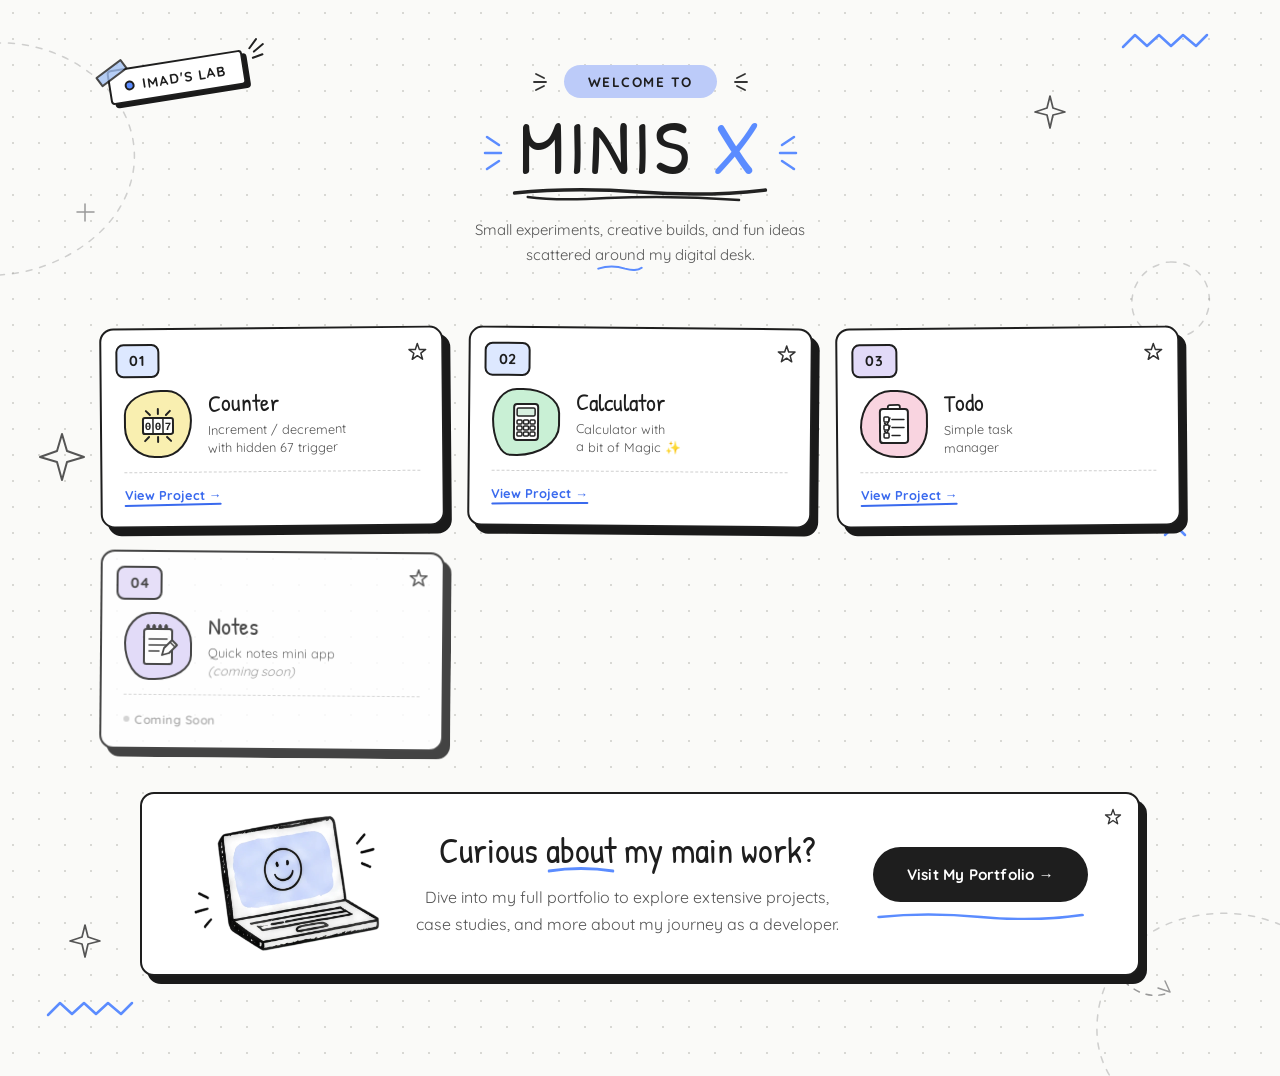
<file: index.html>
<!doctype html>
<html lang="en">
  <head>
    <meta charset="UTF-8" />
    <meta name="viewport" content="width=device-width, initial-scale=1.0" />
    <title>MINIS X — Small Web Projects & Creative Experiments</title>
    <meta name="description" content="Explore MINIS X, a collection of small interactive web projects, creative experiments, and playful frontend builds by Syed Imadulla." />
    <meta name="author" content="Syed Imadulla" />
    
    <link rel="canonical" href="https://minisx.netlify.app/" />
    <link rel="manifest" href="site.webmanifest" />

    <!-- Open Graph / Facebook -->
    <meta property="og:type" content="website" />
    <meta property="og:url" content="https://minisx.netlify.app/" />
    <meta property="og:title" content="MINIS X — Small Web Projects & Creative Experiments" />
    <meta property="og:description" content="Explore MINIS X, a collection of small interactive web projects, creative experiments, and playful frontend builds by Syed Imadulla." />
    <meta property="og:image" content="https://minisx.netlify.app/og-image.png" />

    <!-- Twitter -->
    <meta name="twitter:card" content="summary_large_image" />
    <meta name="twitter:url" content="https://minisx.netlify.app/" />
    <meta name="twitter:title" content="MINIS X — Small Web Projects & Creative Experiments" />
    <meta name="twitter:description" content="Explore MINIS X, a collection of small interactive web projects, creative experiments, and playful frontend builds by Syed Imadulla." />
    <meta name="twitter:image" content="https://minisx.netlify.app/og-image.png" />

    <!-- Structured Data -->
    <script type="application/ld+json">
    {
      "@context": "https://schema.org",
      "@type": "CollectionPage",
      "name": "MINIS X — Small Web Projects & Creative Experiments",
      "description": "Explore MINIS X, a collection of small interactive web projects, creative experiments, and playful frontend builds by Syed Imadulla.",
      "url": "https://minisx.netlify.app/",
      "author": {
        "@type": "Person",
        "name": "Syed Imadulla"
      },
      "hasPart": [
        {
          "@type": "WebApplication",
          "name": "Counter",
          "url": "https://minisx.netlify.app/counter/"
        },
        {
          "@type": "WebApplication",
          "name": "Calculator",
          "url": "https://minisx.netlify.app/calci/"
        },
        {
          "@type": "WebApplication",
          "name": "TaskFlow Planner",
          "url": "https://minisx.netlify.app/todo/"
        }
      ]
    }
    </script>

    <link rel="preconnect" href="https://fonts.googleapis.com" />
    <link rel="preconnect" href="https://fonts.gstatic.com" crossorigin />
    <link href="https://fonts.googleapis.com/css2?family=Patrick+Hand&family=Quicksand:wght@400;500;600;700&display=block" rel="stylesheet" />
    <link rel="icon" type="image/svg+xml" href="assets/favicon.svg" />
    <link rel="stylesheet" href="style.css" />
  </head>
  <body>

    <!-- =================== DOODLE LAYER =================== -->
    <div class="doodle-layer" aria-hidden="true" focusable="false">

      <!-- 1. TOP-LEFT: Large hand-drawn dashed organic loop (partially off-screen) -->
      <svg class="doodle dl-tl-loop" width="280" height="270" viewBox="0 0 280 270">
        <path d="M 25 42 C 65 8, 135 10, 185 48 C 228 80, 244 135, 214 184 C 185 231, 112 263, 52 245 C 12 233, -12 202, -8 160 C -12 113, -5 72, 25 42"
          fill="none" stroke="#9a9a9a" stroke-width="1.5" stroke-dasharray="6 8" stroke-linecap="round" opacity="0.45"/>
      </svg>

      <!-- 2. TOP-LEFT: Small gray cross near the loop -->
      <svg class="doodle dl-tl-cross" width="35" height="35" viewBox="0 0 35 35">
        <path d="M 9 17 L 26 17 M 17 9 L 17 26" stroke="#999" stroke-width="1.5" stroke-linecap="round" fill="none"/>
      </svg>

      <!-- 3. TOP-RIGHT: Blue zigzag -->
      <svg class="doodle dl-tr-zigzag" width="90" height="35" viewBox="0 0 90 35">
        <path d="M 3 19 L 15 7 L 27 18 L 39 7 L 51 18 L 63 7 L 76 18 L 87 7"
          fill="none" stroke="#5b8cff" stroke-width="2.5" stroke-linecap="round" stroke-linejoin="round"/>
      </svg>

      <!-- 4. TOP-RIGHT: Small outlined star -->
      <svg class="doodle dl-tr-star" width="40" height="40" viewBox="0 0 40 40">
        <path d="M20 4 L23 16 L35 20 L23 23 L20 36 L17 23 L5 20 L17 16 Z"
          fill="none" stroke="#555" stroke-width="1.7" stroke-linejoin="round"/>
      </svg>

      <!-- 5. RIGHT: Irregular dashed circle near hero/cards -->
      <svg class="doodle dl-r-circle" width="90" height="90" viewBox="0 0 90 90">
        <path d="M45 7 C65 6, 82 20, 84 40 C87 60, 73 79, 54 82 C34 86, 13 76, 8 57 C3 37, 15 16, 33 10 C37 8, 41 7, 45 7"
          fill="none" stroke="#9a9a9a" stroke-width="1.5" stroke-dasharray="6 8" stroke-linecap="round" opacity="0.45"/>
      </svg>

      <!-- 6. LEFT: Large 4-point star beside project cards -->
      <svg class="doodle dl-l-star" width="55" height="55" viewBox="0 0 55 55">
        <path d="M27 4 L32 21 L49 27 L32 32 L27 50 L22 32 L5 27 L22 21 Z"
          fill="none" stroke="#555" stroke-width="2" stroke-linejoin="round"/>
      </svg>

      <!-- 7. RIGHT: Blue X cross beside cards -->
      <svg class="doodle dl-r-cross" width="40" height="40" viewBox="0 0 40 40">
        <path d="M10 10 L30 30 M30 10 L10 30"
          fill="none" stroke="#5b8cff" stroke-width="2.5" stroke-linecap="round"/>
      </svg>

      <!-- 8. BOTTOM-LEFT: Blue zigzag -->
      <svg class="doodle dl-bl-zigzag" width="90" height="35" viewBox="0 0 90 35">
        <path d="M 3 19 L 15 7 L 27 18 L 39 7 L 51 18 L 63 7 L 76 18 L 87 7"
          fill="none" stroke="#5b8cff" stroke-width="2.5" stroke-linecap="round" stroke-linejoin="round"/>
      </svg>

      <!-- 9. BOTTOM-LEFT: Small outlined star -->
      <svg class="doodle dl-bl-star" width="40" height="40" viewBox="0 0 40 40">
        <path d="M20 4 L23 16 L35 20 L23 23 L20 36 L17 23 L5 20 L17 16 Z"
          fill="none" stroke="#555" stroke-width="1.7" stroke-linejoin="round"/>
      </svg>

      <!-- 10. BOTTOM-RIGHT: Large dashed organic loop (partially off-screen) -->
      <svg class="doodle dl-br-loop" width="280" height="260" viewBox="0 0 280 260">
        <path d="M 42 72 C 78 25, 158 13, 215 46 C 263 74, 276 131, 251 178 C 225 226, 157 252, 92 235 C 45 222, 15 184, 17 139 C 18 112, 27 91, 42 72"
          fill="none" stroke="#9a9a9a" stroke-width="1.5" stroke-dasharray="6 8" stroke-linecap="round" opacity="0.45"/>
      </svg>

      <!-- 11. BOTTOM-RIGHT: Hand-drawn curved arrow -->
      <svg class="doodle dl-br-arrow" width="150" height="120" viewBox="0 0 150 120">
        <path d="M18 18 C48 35, 66 61, 82 78 C95 92, 112 99, 130 91"
          fill="none" stroke="#999" stroke-width="1.5" stroke-dasharray="6 7" stroke-linecap="round"/>
        <path d="M130 91 L118 87 M130 91 L125 80"
          fill="none" stroke="#999" stroke-width="1.5" stroke-linecap="round"/>
      </svg>

    </div>

    <!-- =================== HEADER =================== -->
    <header class="site-header">
      <div class="lab-badge">
        <!-- Tape strip -->
        <div class="badge-tape"></div>
        <!-- 3 radiation lines top right (divergent floating dashes) -->
        <svg class="badge-rays" viewBox="0 0 24 24" width="24" height="24">
          <line x1="4" y1="12" x2="12" y2="4" stroke="#222" stroke-width="2" stroke-linecap="round"/>
          <line x1="8" y1="16" x2="18" y2="10" stroke="#222" stroke-width="2" stroke-linecap="round"/>
          <line x1="6" y1="22" x2="16" y2="20" stroke="#222" stroke-width="2" stroke-linecap="round"/>
        </svg>
        <span class="badge-dot"></span>
        <span class="badge-text">IMAD'S LAB</span>
      </div>
    </header>

    <!-- =================== HERO =================== -->
    <main>
      <section class="hero" aria-label="Page heading">

        <!-- "WELCOME TO" pill -->
        <div class="welcome-row">
          <!-- Left rays (floating dashes, diverge outward/left) -->
          <svg class="welcome-rays rays-left" viewBox="0 0 22 24" width="22" height="24" aria-hidden="true" focusable="false">
            <line x1="12" y1="8"  x2="4" y2="4"  stroke="#333" stroke-width="1.8" stroke-linecap="round"/>
            <line x1="14" y1="12" x2="2" y2="12" stroke="#333" stroke-width="1.8" stroke-linecap="round"/>
            <line x1="12" y1="16" x2="4" y2="20" stroke="#333" stroke-width="1.8" stroke-linecap="round"/>
          </svg>
          <span class="welcome-pill">WELCOME TO</span>
          <!-- Right rays (floating dashes, diverge outward/right) -->
          <svg class="welcome-rays rays-right" viewBox="0 0 22 24" width="22" height="24" aria-hidden="true" focusable="false">
            <line x1="10" y1="8"  x2="18" y2="4"  stroke="#333" stroke-width="1.8" stroke-linecap="round"/>
            <line x1="8"  y1="12" x2="20" y2="12" stroke="#333" stroke-width="1.8" stroke-linecap="round"/>
            <line x1="10" y1="16" x2="18" y2="20" stroke="#333" stroke-width="1.8" stroke-linecap="round"/>
          </svg>
        </div>

        <!-- MINI PROJECTS heading -->
        <div class="hero-title-wrap">
          <!-- Left blue rays (floating dashes, diverge outward/left) -->
          <svg class="title-rays rays-left" viewBox="0 0 32 48" width="32" height="48" aria-hidden="true" focusable="false">
            <line x1="16" y1="16" x2="4"  y2="8"  stroke="#5b8cff" stroke-width="2.5" stroke-linecap="round"/>
            <line x1="18" y1="24" x2="2"  y2="24" stroke="#5b8cff" stroke-width="2.5" stroke-linecap="round"/>
            <line x1="16" y1="32" x2="4"  y2="40" stroke="#5b8cff" stroke-width="2.5" stroke-linecap="round"/>
          </svg>
          <h1 class="hero-title">MINIS <span class="blue-x">X</span></h1>
          <!-- Right blue rays (floating dashes, diverge outward/right) -->
          <svg class="title-rays rays-right" viewBox="0 0 32 48" width="32" height="48" aria-hidden="true" focusable="false">
            <line x1="16" y1="16" x2="28" y2="8"  stroke="#5b8cff" stroke-width="2.5" stroke-linecap="round"/>
            <line x1="14" y1="24" x2="30" y2="24" stroke="#5b8cff" stroke-width="2.5" stroke-linecap="round"/>
            <line x1="16" y1="32" x2="28" y2="40" stroke="#5b8cff" stroke-width="2.5" stroke-linecap="round"/>
          </svg>
          <!-- Rough underline (double stroke) -->
          <svg class="title-underline" viewBox="0 0 320 20" preserveAspectRatio="none" aria-hidden="true" focusable="false">
            <path d="M8,8 Q80,2 160,7 Q240,12 312,5" fill="none" stroke="#222" stroke-width="3.5" stroke-linecap="round"/>
            <path d="M280,15 Q200,10 120,13 Q60,16 24,12" fill="none" stroke="#222" stroke-width="2.5" stroke-linecap="round"/>
          </svg>
        </div>

        <!-- Sub-description -->
        <p class="hero-desc">Small experiments, creative builds, and fun ideas<br>scattered <span class="relative-inline">around<svg class="desc-accent" viewBox="0 0 60 10" preserveAspectRatio="none" aria-hidden="true" focusable="false"><path d="M4,7 Q20,2 36,7 Q50,11 56,6" fill="none" stroke="#5b8cff" stroke-width="2.5" stroke-linecap="round"/></svg></span> my digital desk.</p>

      </section>

      <!-- =================== PROJECT GRID =================== -->
      <section class="project-grid" aria-label="MINIS X">

        <!-- Card 01: Counter -->
        <a href="./counter/index.html" class="card" id="card-counter">
          <div class="card-num num-blue">01</div>
          <svg class="card-star" viewBox="0 0 24 24" width="20" height="20" aria-hidden="true" focusable="false">
            <polygon points="12 2 14.4 9.2 22 9.3 16.2 13.8 18.2 21 12 16.7 5.8 21 7.8 13.8 2 9.3 9.6 9.2" fill="none" stroke="#333" stroke-width="1.8" stroke-linejoin="round"/>
          </svg>
          <div class="card-body">
            <div class="card-icon bg-yellow">
              <!-- Counter icon: 007 display with sun rays -->
              <svg viewBox="0 0 48 48" width="48" height="48" fill="none" stroke="#222" stroke-linecap="round" stroke-linejoin="round">
                <!-- display box -->
                <rect x="9" y="18" width="30" height="16" rx="2" fill="#fff" stroke="#222" stroke-width="2"/>
                <!-- vertical dividers -->
                <line x1="19" y1="18" x2="19" y2="34" stroke="#222" stroke-width="1.5"/>
                <line x1="29" y1="18" x2="29" y2="34" stroke="#222" stroke-width="1.5"/>
                <!-- digits 007 -->
                <text x="14" y="30" font-family="monospace" font-size="11" font-weight="bold" fill="#222" text-anchor="middle" stroke="none">0</text>
                <text x="24" y="30" font-family="monospace" font-size="11" font-weight="bold" fill="#222" text-anchor="middle" stroke="none">0</text>
                <text x="34" y="30" font-family="monospace" font-size="11" font-weight="bold" fill="#222" text-anchor="middle" stroke="none">7</text>
                <!-- rays: top -->
                <line x1="24" y1="14" x2="24" y2="9"  stroke-width="2"/>
                <line x1="16" y1="15" x2="12" y2="11" stroke-width="2"/>
                <line x1="32" y1="15" x2="36" y2="11" stroke-width="2"/>
                <!-- rays: bottom -->
                <line x1="24" y1="37" x2="24" y2="42" stroke-width="2"/>
                <line x1="15" y1="37" x2="11" y2="41" stroke-width="2"/>
                <line x1="33" y1="37" x2="37" y2="41" stroke-width="2"/>
              </svg>
            </div>
            <div class="card-info">
              <h2 class="card-title">Counter</h2>
              <p class="card-desc">Increment / decrement<br>with hidden 67 trigger</p>
            </div>
          </div>
          <div class="card-footer">
            <span class="view-link">View Project <span class="arrow">→</span></span>
          </div>
        </a>

        <!-- Card 02: Calculator -->
        <a href="./calci/index.html" class="card" id="card-calculator">
          <div class="card-num num-blue">02</div>
          <svg class="card-star" viewBox="0 0 24 24" width="20" height="20" aria-hidden="true" focusable="false">
            <polygon points="12 2 14.4 9.2 22 9.3 16.2 13.8 18.2 21 12 16.7 5.8 21 7.8 13.8 2 9.3 9.6 9.2" fill="none" stroke="#333" stroke-width="1.8" stroke-linejoin="round"/>
          </svg>
          <div class="card-body">
            <div class="card-icon bg-green">
              <!-- Calculator icon -->
              <svg viewBox="0 0 48 48" width="48" height="48" fill="none" stroke="#222" stroke-linecap="round" stroke-linejoin="round">
                <!-- body -->
                <rect x="12" y="6" width="24" height="36" rx="3" fill="#fff" stroke="#222" stroke-width="2"/>
                <!-- screen -->
                <rect x="15" y="10" width="18" height="8" rx="1.5" fill="#d8f0e0" stroke="#222" stroke-width="1.5"/>
                <!-- button rows -->
                <rect x="15" y="22" width="5" height="4" rx="1" fill="#fff" stroke="#222" stroke-width="1.5"/>
                <rect x="21.5" y="22" width="5" height="4" rx="1" fill="#fff" stroke="#222" stroke-width="1.5"/>
                <rect x="28" y="22" width="5" height="4" rx="1" fill="#fff" stroke="#222" stroke-width="1.5"/>
                <rect x="15" y="28" width="5" height="4" rx="1" fill="#fff" stroke="#222" stroke-width="1.5"/>
                <rect x="21.5" y="28" width="5" height="4" rx="1" fill="#fff" stroke="#222" stroke-width="1.5"/>
                <rect x="28" y="28" width="5" height="4" rx="1" fill="#fff" stroke="#222" stroke-width="1.5"/>
                <rect x="15" y="34" width="5" height="4" rx="1" fill="#fff" stroke="#222" stroke-width="1.5"/>
                <rect x="21.5" y="34" width="5" height="4" rx="1" fill="#fff" stroke="#222" stroke-width="1.5"/>
                <rect x="28" y="34" width="5" height="4" rx="1" fill="#fff" stroke="#222" stroke-width="1.5"/>
              </svg>
            </div>
            <div class="card-info">
              <h2 class="card-title">Calculator</h2>
              <p class="card-desc">Calculator with<br>a bit of Magic ✨</p>
            </div>
          </div>
          <div class="card-footer">
            <span class="view-link">View Project <span class="arrow">→</span></span>
          </div>
        </a>

        <!-- Card 03: Todo -->
        <a href="todo/index.html" class="card" id="card-todo">
          <div class="card-num num-purple">03</div>
          <svg class="card-star" viewBox="0 0 24 24" width="20" height="20" aria-hidden="true" focusable="false">
            <polygon points="12 2 14.4 9.2 22 9.3 16.2 13.8 18.2 21 12 16.7 5.8 21 7.8 13.8 2 9.3 9.6 9.2" fill="none" stroke="#333" stroke-width="1.8" stroke-linejoin="round"/>
          </svg>
          <div class="card-body">
            <div class="card-icon bg-pink">
              <!-- Clipboard/checklist icon -->
              <svg viewBox="0 0 48 48" width="48" height="48" fill="none" stroke="#222" stroke-linecap="round" stroke-linejoin="round">
                <!-- clip -->
                <rect x="18" y="5" width="12" height="6" rx="2" fill="#fff" stroke="#222" stroke-width="1.8"/>
                <!-- board -->
                <rect x="10" y="9" width="28" height="34" rx="3" fill="#fff" stroke="#222" stroke-width="2"/>
                <!-- row 1 -->
                <rect x="14" y="17" width="5" height="5" rx="1" fill="#fff" stroke="#222" stroke-width="1.5"/>
                <line x1="22" y1="19.5" x2="34" y2="19.5" stroke="#222" stroke-width="1.5"/>
                <polyline points="14.5 23 17 25 20 18" stroke="#222" stroke-width="1.5"/>
                <!-- row 2 -->
                <rect x="14" y="25" width="5" height="5" rx="1" fill="#fff" stroke="#222" stroke-width="1.5"/>
                <line x1="22" y1="27.5" x2="34" y2="27.5" stroke="#222" stroke-width="1.5"/>
                <polyline points="14.5 31 17 33 20 26" stroke="#222" stroke-width="1.5"/>
                <!-- row 3 -->
                <rect x="14" y="33" width="5" height="5" rx="1" fill="#fff" stroke="#222" stroke-width="1.5"/>
                <line x1="22" y1="35.5" x2="30" y2="35.5" stroke="#222" stroke-width="1.5"/>
              </svg>
            </div>
            <div class="card-info">
              <h2 class="card-title">Todo</h2>
              <p class="card-desc">Simple task<br>manager</p>
            </div>
          </div>
          <div class="card-footer">
            <span class="view-link">View Project <span class="arrow">→</span></span>
          </div>
        </a>

        <!-- Card 04: Notes (coming soon) -->
        <div class="card card-soon" id="card-notes">
          <div class="card-num num-purple">04</div>
          <svg class="card-star" viewBox="0 0 24 24" width="20" height="20" aria-hidden="true" focusable="false">
            <polygon points="12 2 14.4 9.2 22 9.3 16.2 13.8 18.2 21 12 16.7 5.8 21 7.8 13.8 2 9.3 9.6 9.2" fill="none" stroke="#333" stroke-width="1.8" stroke-linejoin="round"/>
          </svg>
          <div class="card-body">
            <div class="card-icon bg-purple">
              <!-- Notebook + pencil icon -->
              <svg viewBox="0 0 48 48" width="48" height="48" fill="none" stroke="#222" stroke-linecap="round" stroke-linejoin="round">
                <!-- spiral rings -->
                <path d="M14 8 Q12 5 14 3 Q16 5 14 8" stroke-width="1.8"/>
                <path d="M20 8 Q18 5 20 3 Q22 5 20 8" stroke-width="1.8"/>
                <path d="M26 8 Q24 5 26 3 Q28 5 26 8" stroke-width="1.8"/>
                <path d="M32 8 Q30 5 32 3 Q34 5 32 8" stroke-width="1.8"/>
                <!-- book body -->
                <rect x="10" y="7" width="28" height="35" rx="2.5" fill="#fff" stroke="#222" stroke-width="2"/>
                <!-- text lines -->
                <line x1="15" y1="17" x2="33" y2="17" stroke-width="1.5"/>
                <line x1="15" y1="23" x2="33" y2="23" stroke-width="1.5"/>
                <line x1="15" y1="29" x2="25" y2="29" stroke-width="1.5"/>
                <!-- pencil overlay -->
                <polygon points="30 26 38 18 43 23 35 31 28 33" fill="#fff" stroke="#222" stroke-width="1.8"/>
                <line x1="36" y1="20" x2="41" y2="25" stroke-width="1.5"/>
              </svg>
            </div>
            <div class="card-info">
              <h2 class="card-title">Notes</h2>
              <p class="card-desc">Quick notes mini app<br><span class="coming-soon">(coming soon)</span></p>
            </div>
          </div>
          <div class="card-footer">
            <span class="coming-soon-badge">Coming Soon</span>
          </div>
        </div>

      </section>

      <!-- =================== PORTFOLIO CTA =================== -->
      <section class="cta-section" aria-label="Portfolio link">
        <div class="cta-card">

          <!-- Laptop illustration -->
          <div class="cta-laptop" aria-hidden="true" focusable="false">
            <img src="assets/Laptop.svg" alt="Laptop" class="cta-laptop-img">
          </div>

          <!-- CTA text -->
          <div class="cta-text">
            <h2 class="cta-heading">Curious <span class="relative-inline">about<svg class="cta-heading-line" viewBox="0 0 100 10" preserveAspectRatio="none" aria-hidden="true" focusable="false"><path d="M4,7 Q50,2 96,7" fill="none" stroke="#5b8cff" stroke-width="3" stroke-linecap="round"/></svg></span> my main work?</h2>
            <p class="cta-desc">Dive into my full portfolio to explore extensive projects,<br>case studies, and more about my journey as a developer.</p>
          </div>

          <!-- CTA button -->
          <div class="cta-action">
            <a href="https://syedimadulla.vercel.app/" target="_blank" rel="noopener" class="cta-btn" id="portfolio-link">
              Visit My Portfolio →
            </a>
            <!-- blue squiggle under button -->
            <svg class="btn-accent" viewBox="0 0 140 10" preserveAspectRatio="none" aria-hidden="true" focusable="false">
              <path d="M4,7 Q35,2 70,7 Q105,12 136,5" fill="none" stroke="#5b8cff" stroke-width="2.5" stroke-linecap="round"/>
            </svg>
          </div>

          <!-- decorative star in top-right of CTA -->
          <svg class="cta-star" viewBox="0 0 24 24" width="18" height="18" aria-hidden="true" focusable="false">
            <polygon points="12 2 14.4 9.2 22 9.3 16.2 13.8 18.2 21 12 16.7 5.8 21 7.8 13.8 2 9.3 9.6 9.2" fill="none" stroke="#333" stroke-width="1.8" stroke-linejoin="round"/>
          </svg>

        </div>
      </section>

    </main>

  </body>
</html>
</file>
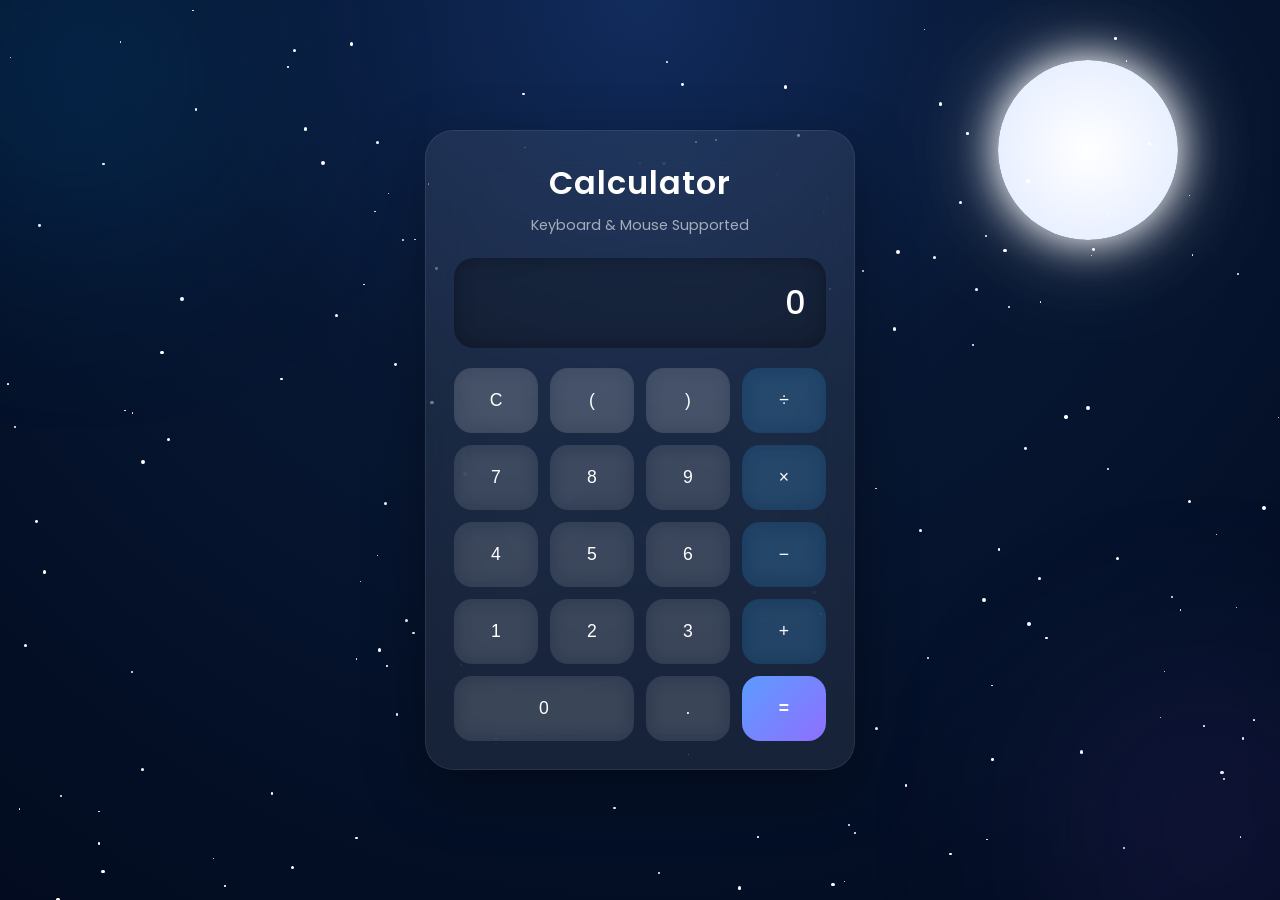
<file: calci/index.html>
<!doctype html>
<html lang="en">
  <head>
    <meta charset="UTF-8" />
    <meta name="viewport" content="width=device-width, initial-scale=1.0" />
    <title>Calculator Mini App — Imad's Lab</title>
    <meta name="description" content="A beautifully designed, fully functional calculator mini app with a hidden magical surprise. Built by Syed Imadulla." />
    <meta name="author" content="Syed Imadulla" />
    
    <link rel="canonical" href="https://minisx.netlify.app/calci/" />
    <link rel="icon" type="image/svg+xml" href="../assets/favicon.svg" />

    <!-- Open Graph / Facebook -->
    <meta property="og:type" content="website" />
    <meta property="og:url" content="https://minisx.netlify.app/calci/" />
    <meta property="og:title" content="Calculator Mini App — Imad's Lab" />
    <meta property="og:description" content="A beautifully designed, fully functional calculator mini app with a hidden magical surprise. Built by Syed Imadulla." />
    <meta property="og:image" content="https://minisx.netlify.app/og-image.png" />

    <!-- Twitter -->
    <meta name="twitter:card" content="summary_large_image" />
    <meta name="twitter:url" content="https://minisx.netlify.app/calci/" />
    <meta name="twitter:title" content="Calculator Mini App — Imad's Lab" />
    <meta name="twitter:description" content="A beautifully designed, fully functional calculator mini app with a hidden magical surprise. Built by Syed Imadulla." />
    <meta name="twitter:image" content="https://minisx.netlify.app/og-image.png" />

    <!-- Structured Data -->
    <script type="application/ld+json">
    {
      "@context": "https://schema.org",
      "@type": "WebApplication",
      "name": "Calculator Mini App",
      "description": "A beautifully designed, fully functional calculator mini app with a hidden magical surprise.",
      "url": "https://minisx.netlify.app/calci/",
      "author": {
        "@type": "Person",
        "name": "Syed Imadulla"
      },
      "applicationCategory": "UtilityApplication",
      "operatingSystem": "All"
    }
    </script>

    <link rel="stylesheet" href="calculator.css" />

    <link
      href="https://fonts.googleapis.com/css2?family=Poppins:wght@300;400;500;600&display=swap"
      rel="stylesheet"
    />
  </head>

  <body>
    <!-- =========================================
     BACKGROUND
========================================= -->

    <div class="night-background">
      <div class="moon"></div>

      <div id="stars"></div>

      <div class="glow glow1"></div>
      <div class="glow glow2"></div>
    </div>

    <!-- =========================================
     CALCULATOR
========================================= -->

    <div class="calculator-container">
      <div class="calculator-card">
        <div class="calc-header">
          <h1>Calculator</h1>

          <p>Keyboard & Mouse Supported</p>
        </div>

        <!-- DISPLAY -->

        <div id="display">0</div>

        <!-- BUTTONS -->

        <div class="buttons">
          <button class="btn special" data-value="C">C</button>
          <button class="btn special" data-value="(">(</button>
          <button class="btn special" data-value=")">)</button>
          <button class="btn operator" data-value="/">÷</button>

          <button class="btn" data-value="7">7</button>
          <button class="btn" data-value="8">8</button>
          <button class="btn" data-value="9">9</button>
          <button class="btn operator" data-value="*">×</button>

          <button class="btn" data-value="4">4</button>
          <button class="btn" data-value="5">5</button>
          <button class="btn" data-value="6">6</button>
          <button class="btn operator" data-value="-">−</button>

          <button class="btn" data-value="1">1</button>
          <button class="btn" data-value="2">2</button>
          <button class="btn" data-value="3">3</button>
          <button class="btn operator" data-value="+">+</button>

          <button class="btn zero" data-value="0">0</button>
          <button class="btn" data-value=".">.</button>

          <button id="equalBtn">=</button>
        </div>

        <!-- SECRET HINT (hidden) -->

        <span class="hidden-secret"> 121124 </span>
      </div>
    </div>

    <!-- =========================================
     UNLOCK TRANSITION
========================================= -->

    <div id="unlockOverlay">
      <div class="unlock-content">
        <div class="portal-ring"></div>

        <h2>Opening Portal...</h2>
      </div>
    </div>

    <script src="calculator.js"></script>
  </body>
</html>
</file>
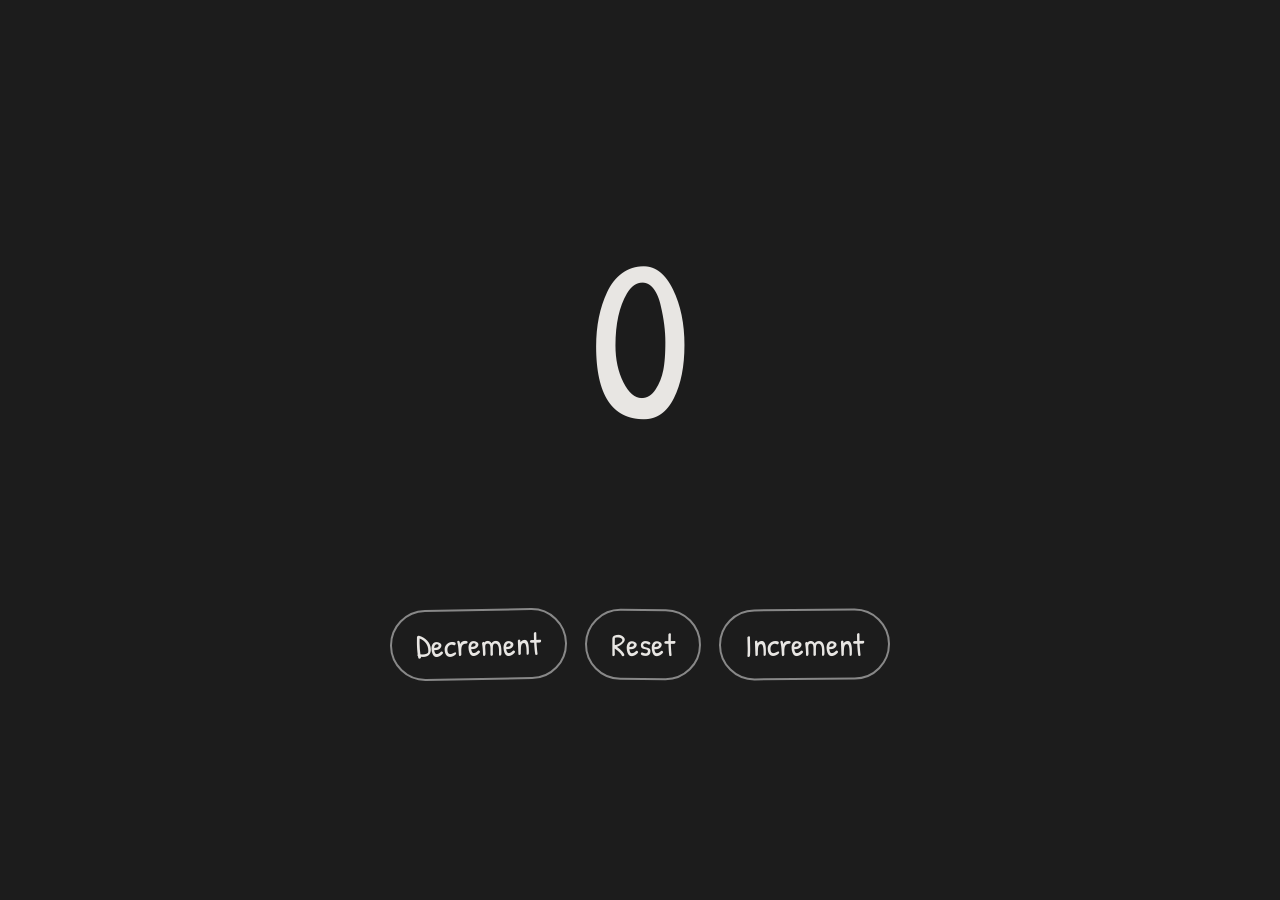
<file: counter/index.html>
<!doctype html>
<html lang="en">
  <head>
    <meta charset="UTF-8" />
    <meta name="viewport" content="width=device-width, initial-scale=1.0" />
    <title>Counter Mini App — Imad's Lab</title>
    <meta name="description" content="A sleek interactive counter mini app with a hidden surprise. Built with HTML, CSS, and Vanilla JavaScript by Syed Imadulla." />
    <meta name="author" content="Syed Imadulla" />
    
    <link rel="canonical" href="https://minisx.netlify.app/counter/" />
    <link rel="icon" type="image/svg+xml" href="../assets/favicon.svg" />

    <!-- Open Graph / Facebook -->
    <meta property="og:type" content="website" />
    <meta property="og:url" content="https://minisx.netlify.app/counter/" />
    <meta property="og:title" content="Counter Mini App — Imad's Lab" />
    <meta property="og:description" content="A sleek interactive counter mini app with a hidden surprise. Built with HTML, CSS, and Vanilla JavaScript by Syed Imadulla." />
    <meta property="og:image" content="https://minisx.netlify.app/og-image.png" />

    <!-- Twitter -->
    <meta name="twitter:card" content="summary_large_image" />
    <meta name="twitter:url" content="https://minisx.netlify.app/counter/" />
    <meta name="twitter:title" content="Counter Mini App — Imad's Lab" />
    <meta name="twitter:description" content="A sleek interactive counter mini app with a hidden surprise. Built with HTML, CSS, and Vanilla JavaScript by Syed Imadulla." />
    <meta name="twitter:image" content="https://minisx.netlify.app/og-image.png" />

    <!-- Structured Data -->
    <script type="application/ld+json">
    {
      "@context": "https://schema.org",
      "@type": "WebApplication",
      "name": "Counter Mini App",
      "description": "A sleek interactive counter mini app with a hidden surprise.",
      "url": "https://minisx.netlify.app/counter/",
      "author": {
        "@type": "Person",
        "name": "Syed Imadulla"
      },
      "applicationCategory": "UtilityApplication",
      "operatingSystem": "All"
    }
    </script>
    <link
      href="https://fonts.googleapis.com/css2?family=Patrick+Hand&family=Quicksand&display=swap"
      rel="stylesheet"
    />
    <link rel="stylesheet" href="style.css" />
  </head>
  <body>
    <div class="container">
      <div class="digit-wrapper">
        <div class="digit">0</div>
        <img id="specialGif" src="./assets/bosnov-67.gif" />
      </div>

      <div class="btn">
        <button id="decrement">Decrement</button>
        <button id="reset">Reset</button>
        <button id="increment">Increment</button>
      </div>
    </div>

    <audio id="bgSound" src="./assets/sound.mp3"></audio>

    <script src="script.js"></script>
  </body>
</html>
</file>
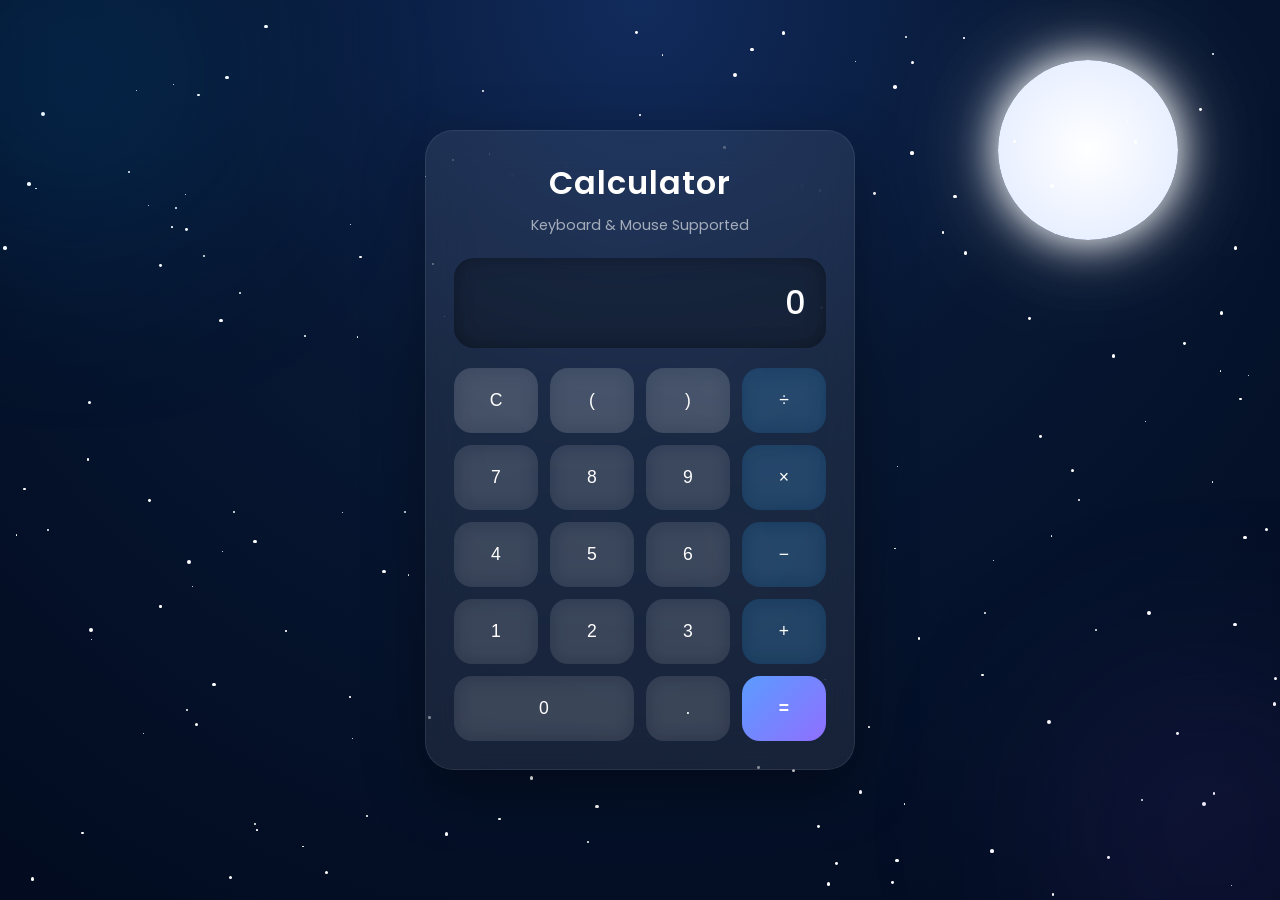
<file: MagicalCalci/index.html>
<!DOCTYPE html>
<html lang="en">

<head>

    <meta charset="UTF-8">
    <meta name="viewport" content="width=device-width, initial-scale=1.0">

    <title>Calculator</title>

    <link rel="stylesheet" href="calculator.css">

    <link href="https://fonts.googleapis.com/css2?family=Poppins:wght@300;400;500;600&display=swap" rel="stylesheet">

</head>

<body>

    <!-- =========================================
     BACKGROUND
========================================= -->

    <div class="night-background">

        <div class="moon"></div>

        <div id="stars"></div>

        <div class="glow glow1"></div>
        <div class="glow glow2"></div>

    </div>

    <!-- =========================================
     CALCULATOR
========================================= -->

    <div class="calculator-container">

        <div class="calculator-card">

            <div class="calc-header">

                <h1>Calculator</h1>

                <p>
                    Keyboard & Mouse Supported
                </p>

            </div>

            <!-- DISPLAY -->

            <div id="display">
                0
            </div>

            <!-- BUTTONS -->

            <div class="buttons">

                <button class="btn special" data-value="C">C</button>
                <button class="btn special" data-value="(">(</button>
                <button class="btn special" data-value=")">)</button>
                <button class="btn operator" data-value="/">÷</button>

                <button class="btn" data-value="7">7</button>
                <button class="btn" data-value="8">8</button>
                <button class="btn" data-value="9">9</button>
                <button class="btn operator" data-value="*">×</button>

                <button class="btn" data-value="4">4</button>
                <button class="btn" data-value="5">5</button>
                <button class="btn" data-value="6">6</button>
                <button class="btn operator" data-value="-">−</button>

                <button class="btn" data-value="1">1</button>
                <button class="btn" data-value="2">2</button>
                <button class="btn" data-value="3">3</button>
                <button class="btn operator" data-value="+">+</button>

                <button class="btn zero" data-value="0">0</button>
                <button class="btn" data-value=".">.</button>

                <button id="equalBtn">
                    =
                </button>

            </div>

            <!-- SECRET HINT (hidden) -->

            <span class="hidden-secret">
                121124
            </span>

        </div>

    </div>

    <!-- =========================================
     UNLOCK TRANSITION
========================================= -->

    <div id="unlockOverlay">

        <div class="unlock-content">

            <div class="portal-ring"></div>

            <h2>
                Opening Portal...
            </h2>

        </div>

    </div>

    <script src="calculator.js"></script>

</body>

</html>
</file>
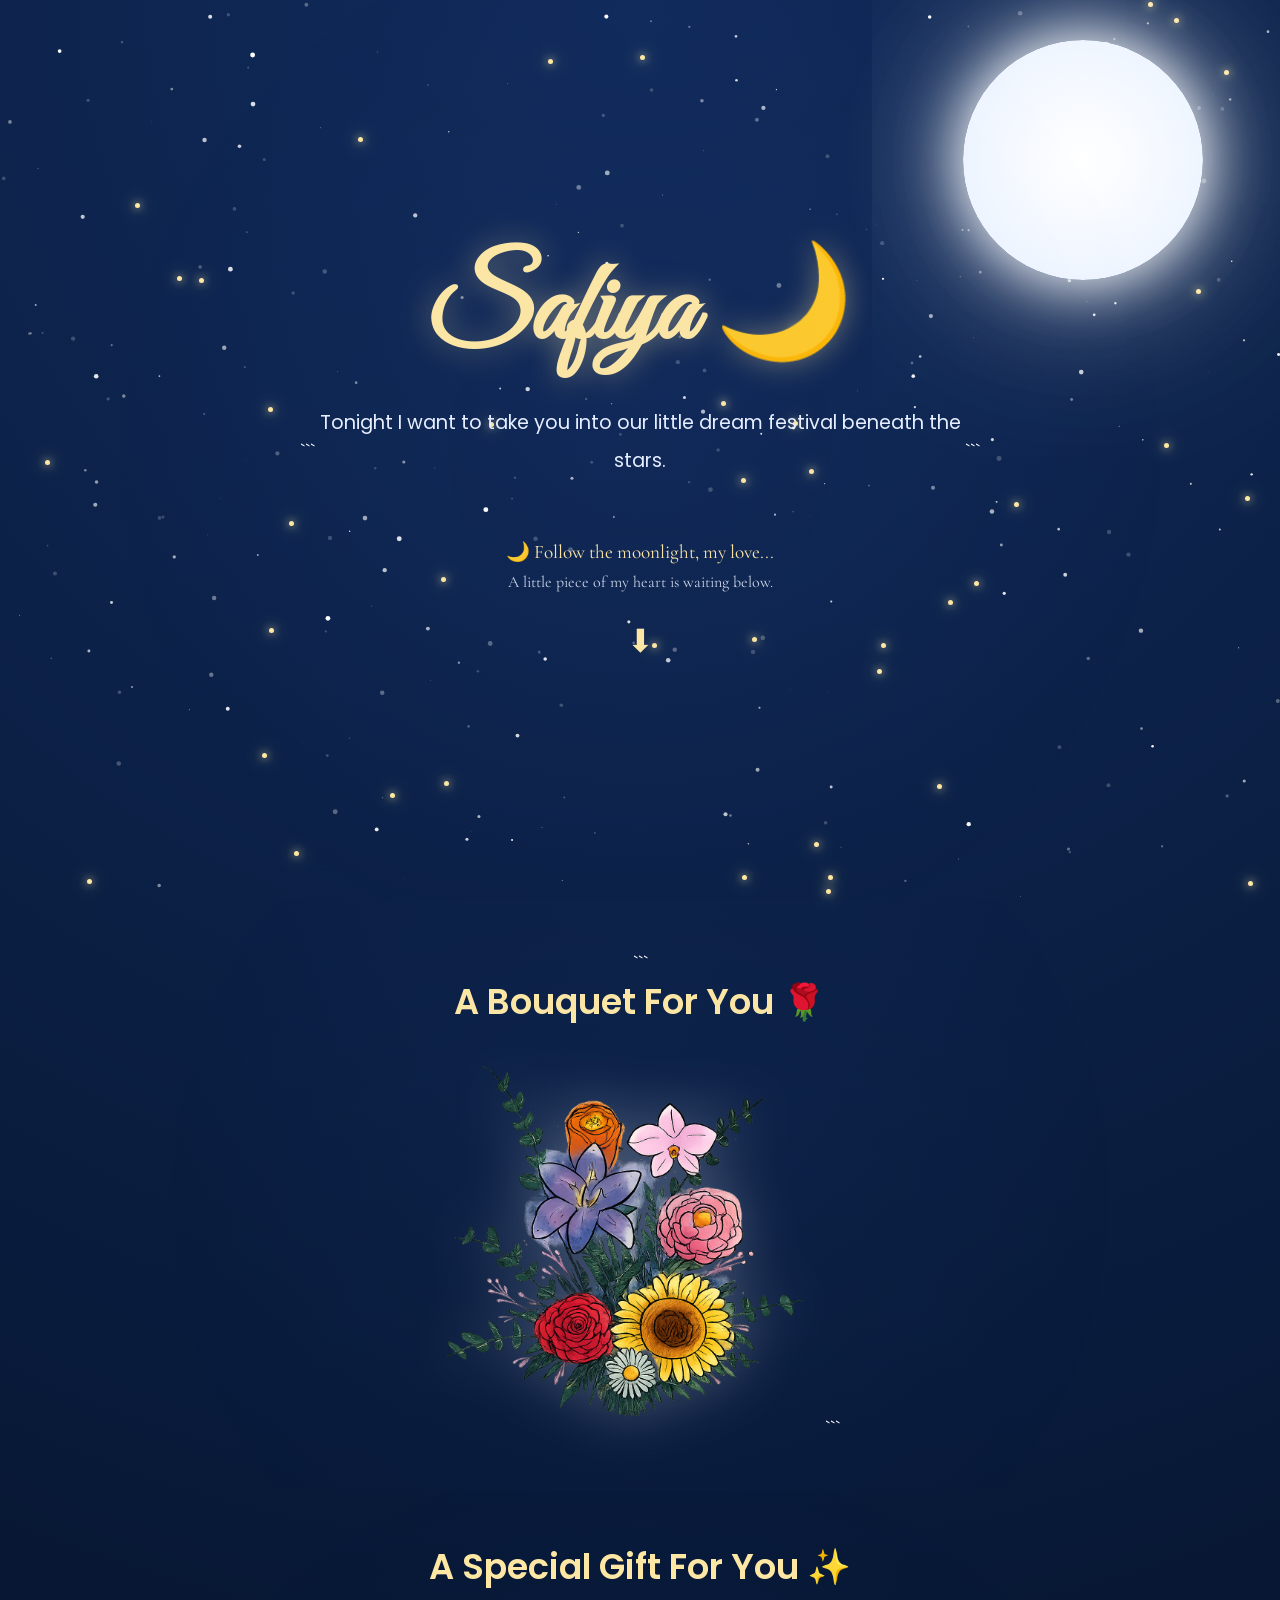
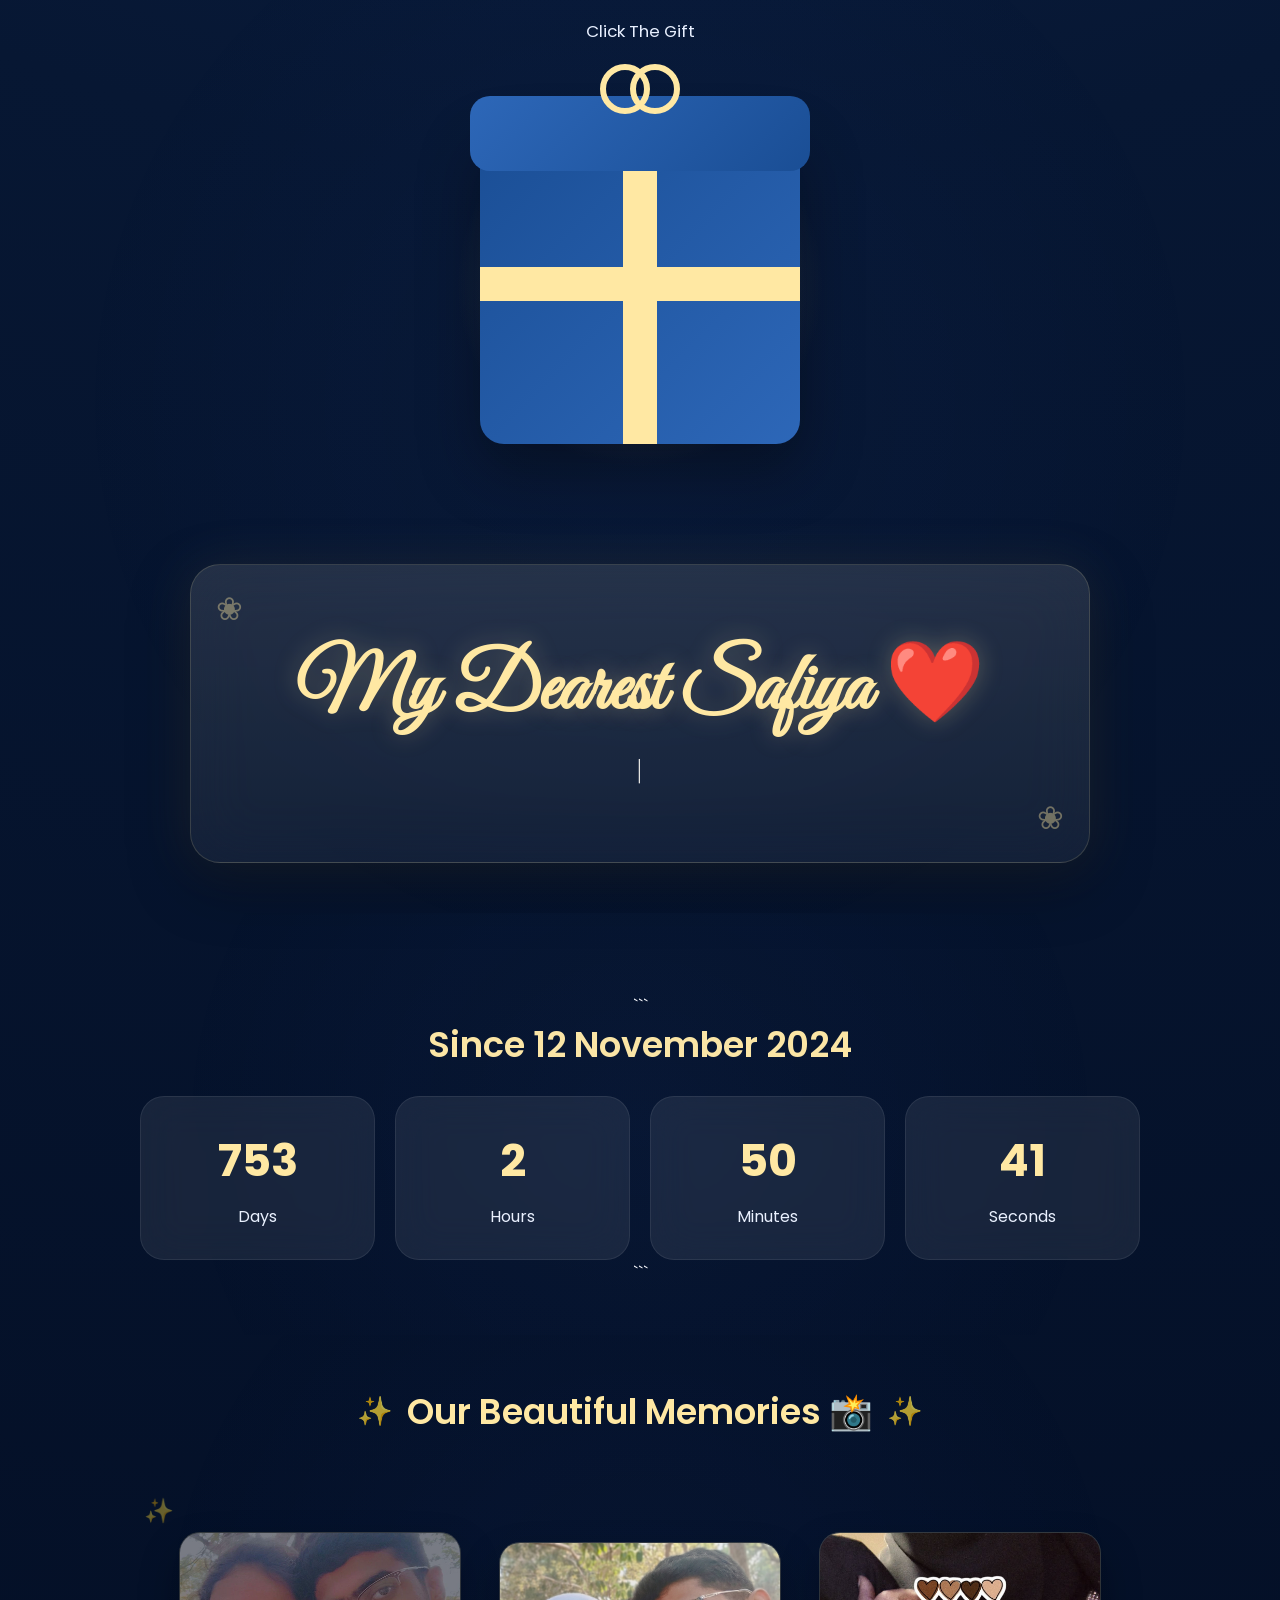
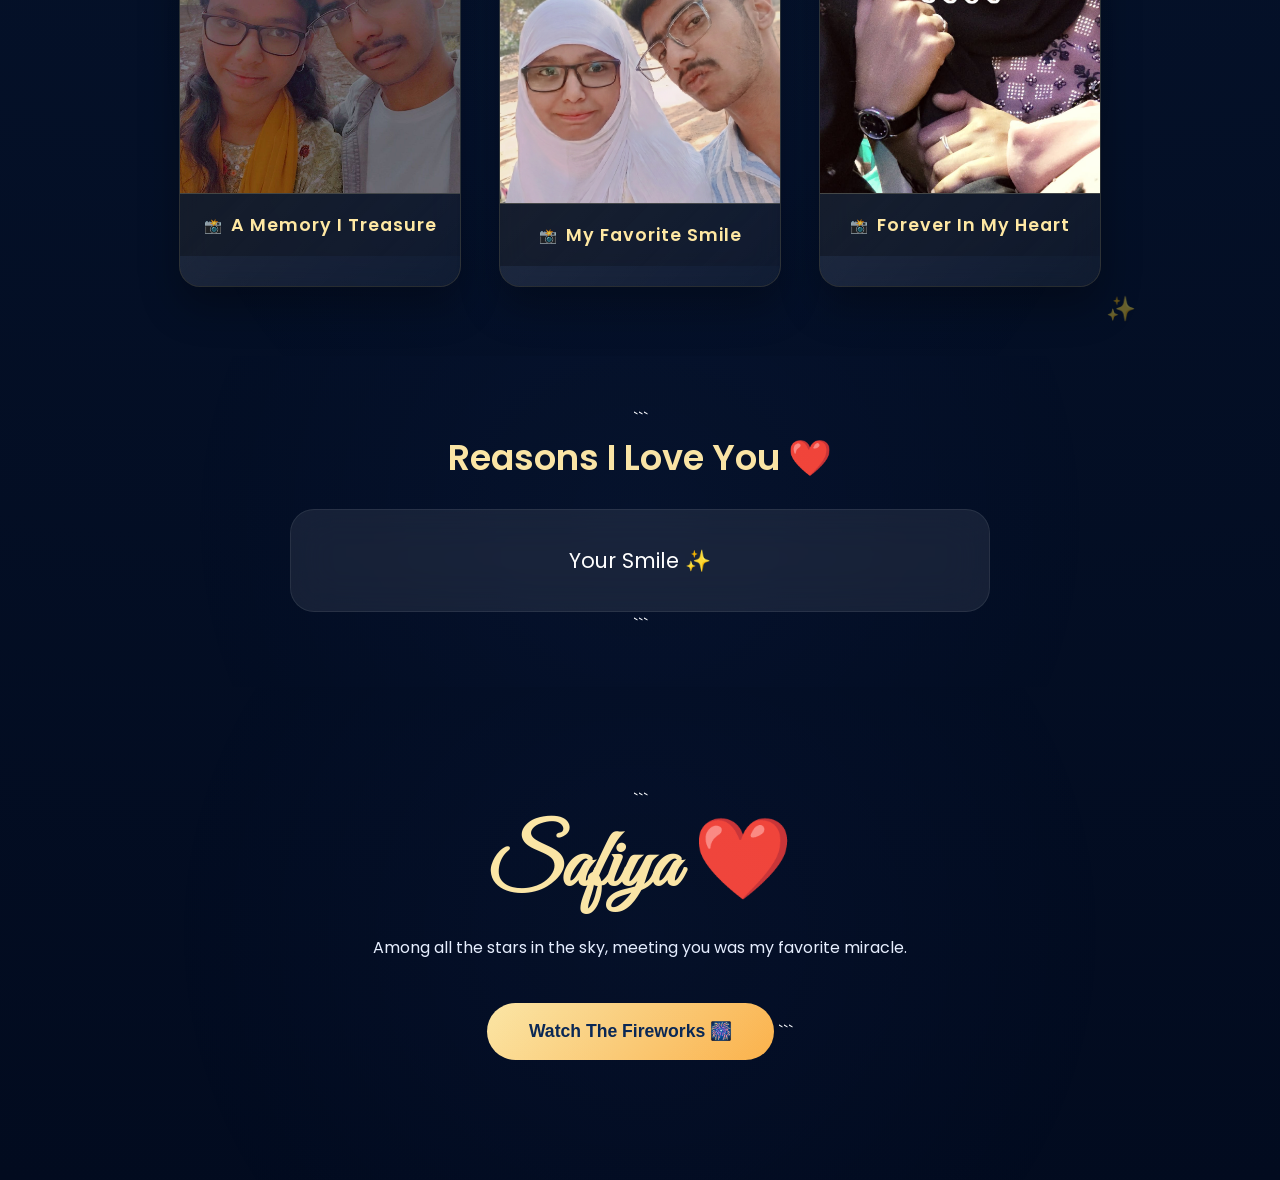
<file: calci/surprise.html>
<!doctype html>

<html lang="en">
  <head>
    <meta charset="UTF-8" />
    <meta name="viewport" content="width=device-width, initial-scale=1.0" />

    <title>For Safiya ❤️</title>

    <link rel="stylesheet" href="surprise.css" />

    <link
      href="https://fonts.googleapis.com/css2?family=Poppins:wght@300;400;500;600&family=Great+Vibes&display=swap"
      rel="stylesheet"
    />
    <link
      href="https://fonts.googleapis.com/css2?family=Cormorant+Garamond:wght@400;500;600&display=swap"
      rel="stylesheet"
    />
  </head>

  <body>
    <!-- BACKGROUND -->

    <canvas id="starCanvas"></canvas> <canvas id="fireworksCanvas"></canvas>

    <div id="moon"></div>

    <div id="lanternContainer"></div>

    <div id="fireflyContainer"></div>

    <main>
      <!-- HERO -->

      <section id="heroSection">
        ```
        <div class="heroContent">
          <h1>Safiya 🌙</h1>

          <p>
            Tonight I want to take you into our little dream festival beneath
            the stars.
          </p>

          <div class="scrollMagic">
            🌙 Follow the moonlight, my love...

            <span> A little piece of my heart is waiting below. </span>
          </div>

          <div class="scrollArrow">⬇</div>
        </div>
        ```
      </section>

      <!-- BOUQUET -->

      <section id="bouquetSection">
        ```
        <h2>A Bouquet For You 🌹</h2>

        <img src="assets/bouquet.png" alt="Bouquet" class="bouquetImage" />
        ```
      </section>

      <!-- MAGIC REVEAL -->

      <!-- MAGIC REVEAL -->
      <section id="magicSection">
        <h2>A Special Gift For You ✨</h2>
        <p class="giftText">Click The Gift</p>

        <div id="giftBox">
          <div class="giftGlow"></div>
          <div class="giftLid"></div>
          <div class="giftBody"></div>
          <div class="giftRibbonVertical"></div>
          <div class="giftRibbonHorizontal"></div>
          <div class="giftBow"></div>
          <div id="revealContent">
            <div id="giftPhoto">
              <div class="photoFrame">
                <img src="assets/her-photo.jpg" alt="Safiya" />
              </div>
            </div>
          </div>
        </div>

        <!-- REVEAL CONTENT - MOVED OUTSIDE giftBox -->
        <div id="revealContent">
          <!-- PHOTO -->

          <!-- AUDIO -->
          <div id="giftAudio">
            <div class="audioCard">
              <h3>🎵 A Song From My Heart</h3>
              <audio id="voiceMessage" controls>
                <source src="assets/voice-message.mp3" type="audio/mpeg" />
              </audio>
            </div>
          </div>
        </div>

        <!-- LETTER -->
        <div id="letterWrapper">
          <div class="letterPaper">
            <h2>My Dearest Safiya ❤️</h2>
            <div id="loveLetter"></div>
          </div>
        </div>
      </section>

      <!-- COUNTER -->

      <section id="counterSection">
        ```
        <h2>Since 12 November 2024</h2>

        <div class="counterGrid">
          <div class="counterCard">
            <span id="days">0</span>

            <p>Days</p>
          </div>

          <div class="counterCard">
            <span id="hours">0</span>

            <p>Hours</p>
          </div>

          <div class="counterCard">
            <span id="minutes">0</span>

            <p>Minutes</p>
          </div>

          <div class="counterCard">
            <span id="seconds">0</span>

            <p>Seconds</p>
          </div>
        </div>
        ```
      </section>

      <!-- MEMORIES -->

      <!-- MEMORIES - ENHANCED -->
      <section id="gallerySection">
        <h2>Our Beautiful Memories 📸</h2>

        <div class="memoryGallery">
          <div class="memoryCard" data-memory="treasure">
            <div class="image-container">
              <img src="assets/memory1.jpg" alt="A Memory I Treasure" />
            </div>
            <p>A Memory I Treasure</p>
          </div>

          <div class="memoryCard" data-memory="smile">
            <div class="image-container">
              <img src="assets/memory2.jpg" alt="My Favorite Smile" />
            </div>
            <p>My Favorite Smile</p>
          </div>

          <div class="memoryCard" data-memory="heart">
            <div class="image-container">
              <img src="assets/memory3.jpg" alt="Forever In My Heart" />
            </div>
            <p>Forever In My Heart</p>
          </div>
        </div>
      </section>

      <!-- REASONS -->

      <section id="reasonsSection">
        ```
        <h2>Reasons I Love You ❤️</h2>

        <div class="wishContainer">
          <div class="wish active">Your Smile ✨</div>

          <div class="wish">Your Scent 🌸💫</div>

          <div class="wish">Your Kindness 🌸</div>

          <div class="wish">Your Voice 🌙</div>

          <div class="wish">Your Heart ❤️</div>

          <div class="wish">Everything About You ♾️</div>
        </div>
        ```
      </section>

      <!-- FINALE -->

      <section id="finalSection">
        ```
        <h1>Safiya ❤️</h1>

        <p>
          Among all the stars in the sky, meeting you was my favorite miracle.
        </p>

        <button id="finalBtn">Watch The Fireworks 🎆</button>
        ```
      </section>

      <!-- PROPOSAL -->

      <div id="finaleScreen">
        ```
        <div class="finalMessage">
          <div id="proposalStage1">
            <h1>Thank You ❤️</h1>

            <h2>
              For Every Smile

              <br />

              For Every Memory

              <br />

              For Every Moment
              <br />
              I Love You 😘❤️
            </h2>
          </div>

          <div id="proposalStage2">
            <h2>
              Safiya...

              <br /><br />

              There Is One More Thing

              <br />

              I Want To Ask You
            </h2>
          </div>

          <div id="proposalStage3">
            <h1>💍</h1>

            <h2>Will You Marry Me?</h2>

            <div class="proposalButtons">
              <button id="yesBtn">Yes ❤️</button>

              <button id="noBtn">No 😏</button>
            </div>
          </div>

          <div id="proposalStage4">
            <h1>✨ The Happiest Day Of My Life ✨</h1>

            <h2>
              You Just Made Me

              <br />

              The Happiest Person Alive ❤️
            </h2>
          </div>
        </div>
        ```
      </div>
    </main>

    <script src="surprise.js"></script>
  </body>
</html>
</file>
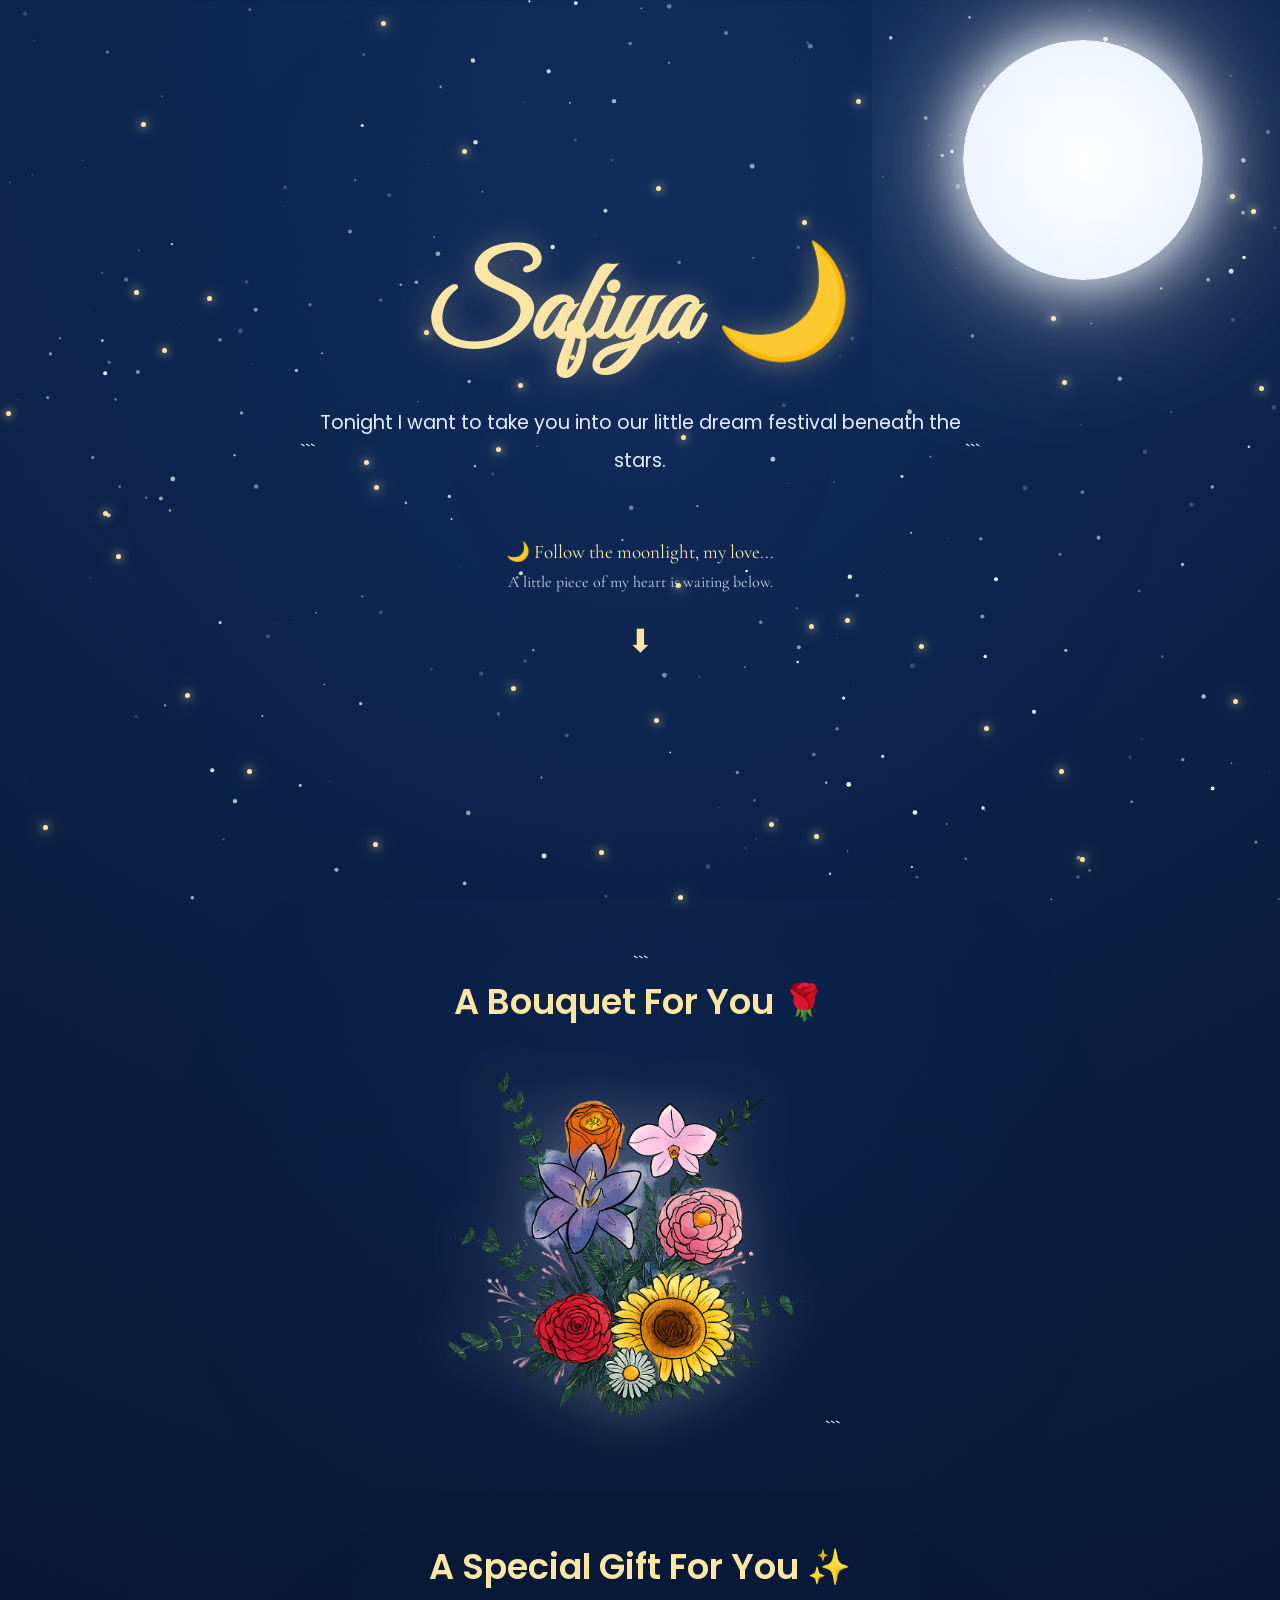
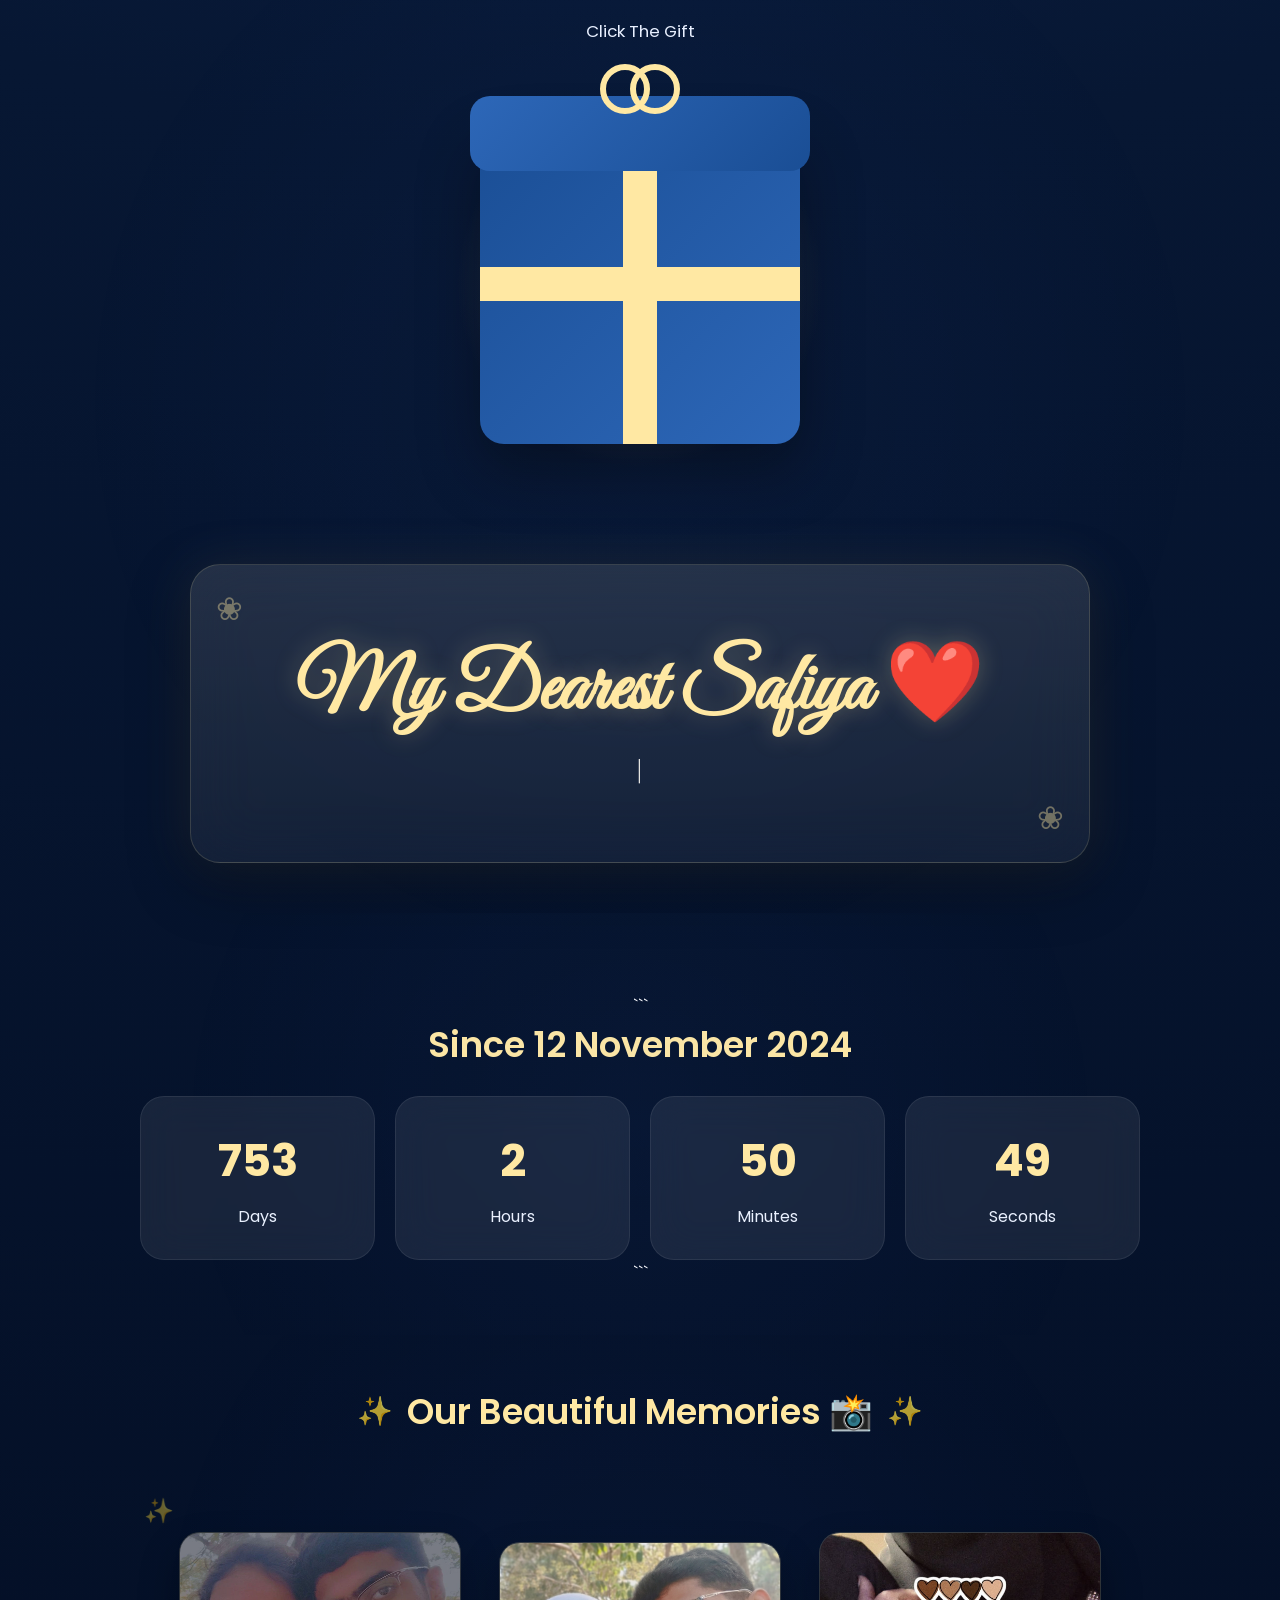
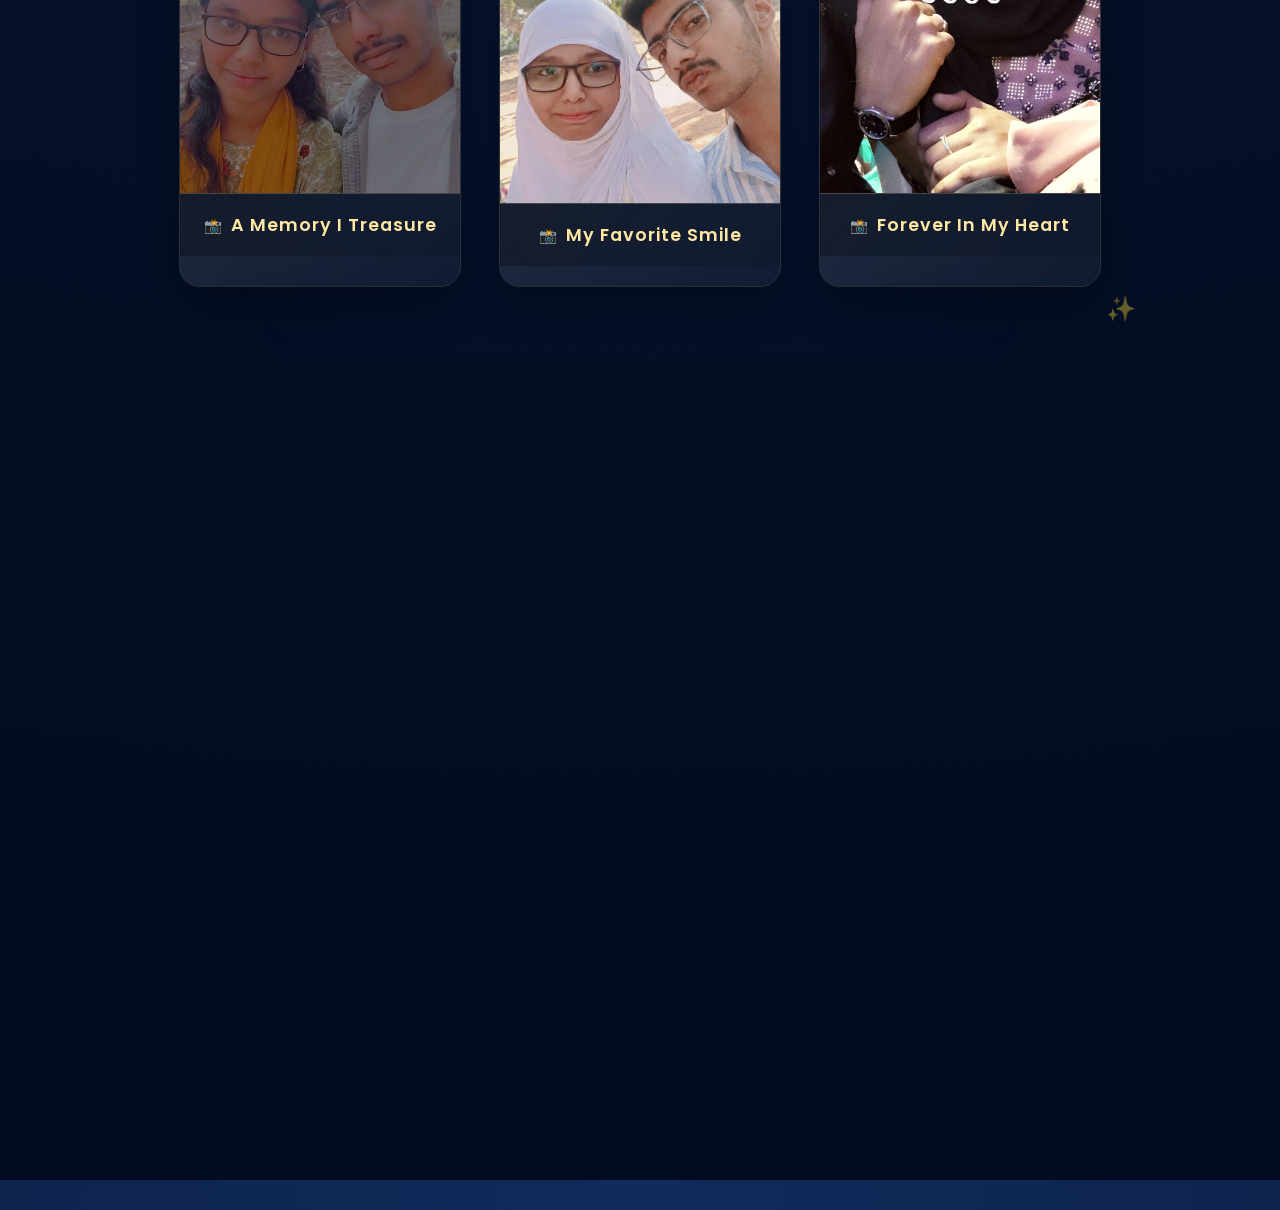
<file: MagicalCalci/surprise.html>
<!DOCTYPE html>

<html lang="en">

<head>

    <meta charset="UTF-8">
    <meta name="viewport" content="width=device-width, initial-scale=1.0">

    <title>For Safiya ❤️</title>

    <link rel="stylesheet" href="surprise.css">

    <link href="https://fonts.googleapis.com/css2?family=Poppins:wght@300;400;500;600&family=Great+Vibes&display=swap"
        rel="stylesheet">
    <link href="https://fonts.googleapis.com/css2?family=Cormorant+Garamond:wght@400;500;600&display=swap"
        rel="stylesheet">
</head>

<body>

    <!-- BACKGROUND -->

    <canvas id="starCanvas"></canvas> <canvas id="fireworksCanvas"></canvas>

    <div id="moon"></div>

    <div id="lanternContainer"></div>

    <div id="fireflyContainer"></div>

    <main>

        <!-- HERO -->

        <section id="heroSection">

            ```
            <div class="heroContent">

                <h1>
                    Safiya 🌙
                </h1>

                <p>

                    Tonight I want to take you into
                    our little dream festival beneath
                    the stars.

                </p>

                <div class="scrollMagic">

                    🌙 Follow the moonlight, my love...

                    <span>
                        A little piece of my heart is waiting below.
                    </span>

                </div>

                <div class="scrollArrow">

                    ⬇

                </div>
            </div>
            ```

        </section>

        <!-- BOUQUET -->

        <section id="bouquetSection">

            ```
            <h2>
                A Bouquet For You 🌹
            </h2>

            <img src="assets/bouquet.png" alt="Bouquet" class="bouquetImage">
            ```

        </section>

        <!-- MAGIC REVEAL -->

        <!-- MAGIC REVEAL -->
        <section id="magicSection">
            <h2>A Special Gift For You ✨</h2>
            <p class="giftText">Click The Gift</p>

            <div id="giftBox">
                <div class="giftGlow"></div>
                <div class="giftLid"></div>
                <div class="giftBody"></div>
                <div class="giftRibbonVertical"></div>
                <div class="giftRibbonHorizontal"></div>
                <div class="giftBow"></div>
                <div id="revealContent">
                    <div id="giftPhoto">
                        <div class="photoFrame">
                            <img src="assets/her-photo.jpg" alt="Safiya">
                        </div>
                    </div>
                </div>
            </div>

            <!-- REVEAL CONTENT - MOVED OUTSIDE giftBox -->
            <div id="revealContent">
                <!-- PHOTO -->


                <!-- AUDIO -->
                <div id="giftAudio">
                    <div class="audioCard">
                        <h3>🎵 A Song From My Heart</h3>
                        <audio id="voiceMessage" controls>
                            <source src="assets/voice-message.mp3" type="audio/mpeg">
                        </audio>
                    </div>
                </div>
            </div>

            <!-- LETTER -->
            <div id="letterWrapper">
                <div class="letterPaper">
                    <h2>My Dearest Safiya ❤️</h2>
                    <div id="loveLetter"></div>
                </div>
            </div>
        </section>

        <!-- COUNTER -->

        <section id="counterSection">

            ```
            <h2>

                Since 12 November 2024

            </h2>

            <div class="counterGrid">

                <div class="counterCard">

                    <span id="days">0</span>

                    <p>Days</p>

                </div>

                <div class="counterCard">

                    <span id="hours">0</span>

                    <p>Hours</p>

                </div>

                <div class="counterCard">

                    <span id="minutes">0</span>

                    <p>Minutes</p>

                </div>

                <div class="counterCard">

                    <span id="seconds">0</span>

                    <p>Seconds</p>

                </div>

            </div>
            ```

        </section>

        <!-- MEMORIES -->

        <!-- MEMORIES - ENHANCED -->
        <section id="gallerySection">
            <h2>Our Beautiful Memories 📸</h2>

            <div class="memoryGallery">
                <div class="memoryCard" data-memory="treasure">
                    <div class="image-container">
                        <img src="assets/memory1.jpg" alt="A Memory I Treasure">
                    </div>
                    <p>A Memory I Treasure</p>
                </div>

                <div class="memoryCard" data-memory="smile">
                    <div class="image-container">
                        <img src="assets/memory2.jpg" alt="My Favorite Smile">
                    </div>
                    <p>My Favorite Smile</p>
                </div>

                <div class="memoryCard" data-memory="heart">
                    <div class="image-container">
                        <img src="assets/memory3.jpg" alt="Forever In My Heart">
                    </div>
                    <p>Forever In My Heart</p>
                </div>
            </div>
        </section>

        <!-- REASONS -->

        <section id="reasonsSection">

            ```
            <h2>

                Reasons I Love You ❤️

            </h2>

            <div class="wishContainer">

                <div class="wish active">

                    Your Smile ✨

                </div>

                <div class="wish">
                    Your Scent 🌸💫
                </div>

                <div class="wish">

                    Your Kindness 🌸

                </div>

                <div class="wish">

                    Your Voice 🌙

                </div>

                <div class="wish">

                    Your Heart ❤️

                </div>

                <div class="wish">

                    Everything About You ♾️

                </div>


            </div>
            ```

        </section>

        <!-- FINALE -->

        <section id="finalSection">

            ```
            <h1>

                Safiya ❤️

            </h1>

            <p>

                Among all the stars in the sky,
                meeting you was my favorite miracle.

            </p>

            <button id="finalBtn">

                Watch The Fireworks 🎆

            </button>
            ```

        </section>

        <!-- PROPOSAL -->

        <div id="finaleScreen">

            ```
            <div class="finalMessage">

                <div id="proposalStage1">

                    <h1>

                        Thank You ❤️

                    </h1>

                    <h2>

                        For Every Smile

                        <br>

                        For Every Memory

                        <br>

                        For Every Moment
                        <br>
                        I Love You 😘❤️

                    </h2>

                </div>

                <div id="proposalStage2">

                    <h2>

                        Safiya...

                        <br><br>

                        There Is One More Thing

                        <br>

                        I Want To Ask You

                    </h2>

                </div>

                <div id="proposalStage3">

                    <h1>

                        💍

                    </h1>

                    <h2>

                        Will You Marry Me?

                    </h2>

                    <div class="proposalButtons">

                        <button id="yesBtn">

                            Yes ❤️

                        </button>

                        <button id="noBtn">

                            No 😏

                        </button>

                    </div>

                </div>

                <div id="proposalStage4">

                    <h1>
                        ✨ The Happiest Day Of My Life ✨
                    </h1>

                    <h2>

                        You Just Made Me

                        <br>

                        The Happiest Person Alive ❤️

                    </h2>

                </div>

            </div>
            ```

        </div>

    </main>

    <script src="surprise.js"></script>

</body>

</html>
</file>
<file: style.css>
/* =============================================
   CSS VARIABLES
   ============================================= */
:root {
  --bg:        #fafaf8;
  --dot:       #d8d8d4;
  --ink:       #1e1e1e;
  --ink-soft:  #555;
  --blue:      #5b8cff;
  --blue-pill: #dfe8ff;
  --shadow:    #1a1a1a;

  --yellow:    #f9efb0;
  --green:     #c9f0d5;
  --pink:      #f9d4e0;
  --purple:    #ddd4f8;

  --num-blue:   #dde8ff;
  --num-purple: #e2daf8;

  --card-radius: 14px;
  --card-border: 2.5px solid #1e1e1e;
  --card-shadow: 7px 8px 0 #1a1a1a;

  --font-hand: 'Patrick Hand', cursive;
  --font-ui:   'Quicksand', sans-serif;
}

/* =============================================
   RESET & BASE
   ============================================= */
*, *::before, *::after {
  margin: 0;
  padding: 0;
  box-sizing: border-box;
  -webkit-tap-highlight-color: transparent;
  -webkit-user-select: none;
  user-select: none;
}

html {
  font-size: 16px;
}

body {
  font-family: var(--font-ui);
  background-color: var(--bg);
  background-image: radial-gradient(circle, var(--dot) 1.2px, transparent 1.2px);
  background-size: 26px 26px;
  color: var(--ink);
  min-height: 100vh;
  min-height: 100dvh;
  overflow-x: hidden;
  padding: 32px 24px 60px;
  position: relative;
}

/* =============================================
   DOODLE LAYER
   ============================================= */
.doodle-layer {
  position: absolute;
  inset: 0;
  pointer-events: none;
  overflow: hidden;
  z-index: 0;
}

.doodle-layer svg {
  position: absolute;
  overflow: visible;
}

/* --- TOP-LEFT ZONE --- */
/* Large dashed organic loop — bleeds off-screen left */
.dl-tl-loop  { top: 25px;    left: -95px; }
/* Small gray plus cross near the loop */
.dl-tl-cross { top: 195px;   left: 68px;  }

/* --- TOP-RIGHT ZONE --- */
/* Blue zigzag */
.dl-tr-zigzag { top: 28px;   right: 70px; }
/* Small outlined star */
.dl-tr-star   { top: 92px;   right: 210px; }

/* --- MID-RIGHT ZONE --- */
/* Irregular dashed circle */
.dl-r-circle  { top: 255px;  right: 65px; }

/* --- MID-LEFT (card area) --- */
/* Large 4-point star */
.dl-l-star    { top: 430px;  left: 35px;  }

/* --- MID-RIGHT (card area) --- */
/* Blue X cross */
.dl-r-cross   { top: 505px;  right: 85px; }

/* --- BOTTOM-LEFT ZONE --- */
/* Blue zigzag */
.dl-bl-zigzag { bottom: 45px; left: 45px; }
/* Small star above zigzag */
.dl-bl-star   { bottom: 115px; left: 65px; }

/* --- BOTTOM-RIGHT ZONE --- */
/* Large dashed organic loop — bleeds off-screen */
.dl-br-loop  { bottom: -70px; right: -80px; }
/* Hand-drawn curved arrow */
.dl-br-arrow { bottom: 55px;  right: 90px;  }

/* =============================================
   LAYOUT WRAPPER
   ============================================= */
.site-header,
main {
  position: relative;
  z-index: 1;
  max-width: 1080px;
  margin: 0 auto;
}

/* Ensure all content stays above doodle layer */
.hero,
.project-grid,
.cta-card,
.lab-badge {
  position: relative;
  z-index: 1;
}

/* =============================================
   SYED'S LAB BADGE
   ============================================= */
.site-header {
  margin-bottom: -30px;
}

.lab-badge {
  position: relative;
  z-index: 10; /* Ensure it stays above the hero section which overlaps it due to negative margin */
  display: inline-flex;
  align-items: center;
  gap: 8px;
  background: #fff;
  border: 2.5px solid var(--ink);
  border-radius: 4px;
  padding: 7px 16px 7px 14px;
  box-shadow: 4px 4px 0 var(--shadow);
  transform: rotate(-9deg);
  font-family: var(--font-ui);
  font-weight: 700;
  font-size: 0.85rem;
  letter-spacing: 1px;
  color: var(--ink);
  margin-left: 8px;
  margin-top: 28px;  /* space for rays above */
  cursor: pointer;
  transition: transform 150ms cubic-bezier(0.25, 1, 0.5, 1), box-shadow 150ms cubic-bezier(0.25, 1, 0.5, 1);
}

.lab-badge:hover {
  transform: translate(2px, 2px) rotate(-9deg);
  box-shadow: 2px 2px 0 var(--shadow);
}

/* Blue tape strip */
.badge-tape {
  position: absolute;
  top: -5px;
  left: -13px;
  width: 32px;
  height: 12px;
  background: #a4c2f4;
  border: 2px solid var(--ink);
  border-radius: 1px;
  transform: rotate(-28deg);
  z-index: 2;
  opacity: 0.8;
}

/* Radiation lines top right */
.badge-rays {
  position: absolute;
  top: -14px;
  right: -30px;
}

.badge-dot {
  width: 10px;
  height: 10px;
  background: var(--blue);
  border: 2px solid var(--ink);
  border-radius: 50%;
  flex-shrink: 0;
}

/* =============================================
   HERO
   ============================================= */
.hero {
  text-align: center;
  display: flex;
  flex-direction: column;
  align-items: center;
  gap: 0;
  margin-bottom: 60px;
}

/* "WELCOME TO" row */
.welcome-row {
  display: flex;
  align-items: center;
  gap: 10px;
  margin-bottom: 10px;
}

.welcome-rays {
  flex-shrink: 0;
}

.welcome-pill {
  display: inline-block;
  background: #bccbf9;
  color: var(--ink);
  font-family: var(--font-ui);
  font-weight: 1000;
  font-size: 0.85rem;
  letter-spacing: 1.5px;
  padding: 8px 24px;
  border-radius: 40px;
}

/* Title row */
.hero-title-wrap {
  position: relative;
  display: inline-flex;
  flex-wrap: wrap;
  justify-content: center;
  max-width: 100%;
  align-items: center;
  gap: 0;
  margin-bottom: 18px;
}

.title-rays {
  flex-shrink: 0;
}
.title-rays.rays-left  { margin-right: 4px; }
.title-rays.rays-right { margin-left: 4px;  }

.hero-title {
  font-family: var(--font-hand);
  font-size: clamp(3rem, 6vw, 4.8rem);
  font-weight: 400;
  color: var(--ink);
  letter-spacing: 3px;
  line-height: 1;
  position: relative;
  padding-bottom: 14px;
}
.blue-x {
  color: var(--blue);
}

/* Rough underline — absolutely sits under the h1 */
.title-underline {
  position: absolute;
  bottom: -6px;
  left: 50%;
  transform: translateX(-50%);
  width: 84%;
  height: 20px;
}

/* Description */
.hero-desc {
  font-size: 0.93rem;
  color: var(--ink-soft);
  line-height: 1.7;
  margin-top: 0;
}

.desc-accent {
  position: absolute;
  bottom: -4px;
  left: 0;
  width: 100%;
  height: 8px;
  margin: 0;
}

/* =============================================
   PROJECT GRID
   ============================================= */
.project-grid {
  display: grid;
  grid-template-columns: repeat(3, 1fr);
  gap: 24px;
  margin-bottom: 42px;
}

/* 4th card left-aligned (not stretching) */
.project-grid > *:nth-child(4) {
  grid-column: 1;
}

/* =============================================
   CARD
   ============================================= */
.card {
  position: relative;
  background: #fff;
  border: var(--card-border);
  border-radius: var(--card-radius);
  box-shadow: var(--card-shadow); /* Default 7px 8px 0 */
  padding: 22px 22px 20px;
  text-decoration: none;
  color: var(--ink);
  display: flex;
  flex-direction: column;
  transition: transform 150ms cubic-bezier(0.25, 1, 0.5, 1), box-shadow 150ms cubic-bezier(0.25, 1, 0.5, 1);
  cursor: pointer;
  min-height: 195px;
}

/* Base alternate rotation */
.card:nth-child(odd)  { transform: translate(0, 0) rotate(-0.5deg); }
.card:nth-child(even) { transform: translate(0, 0) rotate(0.5deg);  }

/* Hover state: tactile press */
.card:not(.card-soon):nth-child(odd):hover  { transform: translate(3px, 3px) rotate(-0.5deg); box-shadow: 4px 5px 0 var(--shadow); }
.card:not(.card-soon):nth-child(even):hover { transform: translate(3px, 3px) rotate(0.5deg);  box-shadow: 4px 5px 0 var(--shadow); }

/* Active state: full press */
.card:not(.card-soon):nth-child(odd):active  { transform: translate(7px, 8px) rotate(-0.5deg); box-shadow: 0 0 0 var(--shadow); }
.card:not(.card-soon):nth-child(even):active { transform: translate(7px, 8px) rotate(0.5deg);  box-shadow: 0 0 0 var(--shadow); }

/* coming-soon card is not a link — cursor default */
.card-soon {
  cursor: default;
  opacity: 0.82;
}

/* Number badge */
.card-num {
  position: absolute;
  top: 14px;
  left: 14px;
  font-family: var(--font-ui);
  font-weight: 700;
  font-size: 0.9rem;
  padding: 6px 12px;
  border-radius: 8px;
  border: 2px solid var(--ink);
  letter-spacing: 0.5px;
}

.num-blue   { background: var(--num-blue);   }
.num-purple { background: var(--num-purple);  }

/* Decorative star */
.card-star {
  position: absolute;
  top: 14px;
  right: 14px;
}

/* Card body = icon + text */
.card-body {
  display: flex;
  align-items: center;
  gap: 16px;
  margin-top: 38px;
  margin-bottom: 14px;
  flex: 1;
}

/* Icon circle blob */
.card-icon {
  width: 68px;
  height: 68px;
  flex-shrink: 0;
  border: 2px solid var(--ink);
  /* Organic blob shape */
  border-radius: 40% 60% 70% 30% / 40% 50% 60% 50%;
  display: flex;
  align-items: center;
  justify-content: center;
  overflow: hidden;
  transition: transform 180ms ease-out;
}

.card:not(.card-soon):hover .card-icon {
  transform: translateY(-3px) rotate(-2deg);
}

/* Unique blob shapes for each card to look hand-drawn */
#card-counter .card-icon { border-radius: 60% 40% 50% 50% / 40% 50% 60% 50%; }
#card-calculator .card-icon { border-radius: 40% 60% 70% 30% / 50% 40% 50% 60%; }
#card-todo .card-icon { border-radius: 50% 50% 40% 60% / 60% 40% 50% 50%; }
#card-notes .card-icon { border-radius: 45% 55% 60% 40% / 50% 50% 40% 60%; }

.bg-yellow { background: var(--yellow); }
.bg-green  { background: var(--green);  }
.bg-pink   { background: var(--pink);   }
.bg-purple { background: var(--purple); }

/* Text */
.card-title {
  font-family: var(--font-hand);
  font-size: 1.5rem;
  font-weight: 400;
  margin-bottom: 4px;
  color: var(--ink);
  line-height: 1.1;
}

.card-desc {
  font-size: 0.8rem;
  color: var(--ink-soft);
  line-height: 1.45;
}

.coming-soon {
  color: #888;
  font-style: italic;
}

/* Card footer */
.card-footer {
  border-top: 1.5px dashed #d0d0d0;
  padding-top: 11px;
  margin-top: auto;
}

/* View project link */
.view-link {
  position: relative;
  display: inline-block;
  font-family: var(--font-ui);
  font-weight: 700;
  font-size: 0.8rem;
  color: #3a6aee;
  text-decoration: none;
  padding-bottom: 3px;
}

.card .arrow {
  display: inline-block;
  transition: transform 150ms ease-out;
}

.card:not(.card-soon):hover .arrow {
  transform: translateX(4px);
}

.view-link::after {
  content: "";
  position: absolute;
  bottom: 0;
  left: 0;
  width: 100%;
  height: 2px;
  background: #3a6aee;
  border-radius: 2px;
  transform: rotate(-0.8deg);
  transition: height 0.15s;
}

.card:hover .view-link {
  color: #1a4dcc;
}
.card:hover .view-link::after {
  height: 2.5px;
}

/* Coming Soon badge in footer */
.coming-soon-badge {
  display: inline-flex;
  align-items: center;
  gap: 5px;
  font-family: var(--font-ui);
  font-size: 0.75rem;
  font-weight: 600;
  color: #999;
  letter-spacing: 0.5px;
}
.coming-soon-badge::before {
  content: '';
  display: inline-block;
  width: 6px;
  height: 6px;
  background: #ccc;
  border-radius: 50%;
}

/* =============================================
   CTA SECTION
   ============================================= */
.cta-section {
  margin-bottom: 40px;
}

.cta-card {
  position: relative;
  background: #fff;
  border: var(--card-border);
  border-radius: var(--card-radius);
  box-shadow: var(--card-shadow);
  padding: 20px 50px;
  display: flex;
  align-items: center;
  justify-content: space-between;
  gap: 30px;
  max-width: 1000px;
  margin: 0 auto;
}

/* Laptop */
.cta-laptop {
  flex-shrink: 0;
}
.cta-laptop-img {
  width: 190px;
  height: auto;
  display: block;
}

/* CTA text block */
.cta-text {
  position: relative;
  text-align: center;
  max-width: 520px;
}

.relative-inline {
  position: relative;
  display: inline-block;
}

.cta-heading {
  font-family: var(--font-hand);
  font-size: 2.25rem;
  font-weight: 400;
  color: var(--ink);
  margin-bottom: 2px;
  line-height: 1.15;
}

/* Short underline under the specific word 'about' */
.cta-heading-line {
  position: absolute;
  bottom: -4px;
  left: 0;
  width: 100%;
  height: 10px;
  margin: 0;
}

.cta-desc {
  font-size: 1rem;
  color: var(--ink-soft);
  line-height: 1.7;
  margin-top: 14px;
}

/* CTA action */
.cta-action {
  flex-shrink: 0;
  display: flex;
  flex-direction: column;
  align-items: center;
  gap: 8px;
}

.cta-btn {
  display: inline-block;
  background: var(--ink);
  color: #fff;
  font-family: var(--font-ui);
  font-weight: 700;
  font-size: 0.95rem;
  padding: 16px 32px;
  border-radius: 40px;
  text-decoration: none;
  letter-spacing: 0.2px;
  transition: transform 0.15s ease, box-shadow 0.15s ease;
  white-space: nowrap;
  border: 2px solid transparent;
}

.cta-btn:hover {
  transform: translateY(-3px);
  box-shadow: 3px 4px 0 var(--blue);
}

.btn-accent {
  display: block;
  width: 100%;
  height: 10px;
}

/* CTA decorative star */
.cta-star {
  position: absolute;
  top: 14px;
  right: 16px;
}

/* =============================================
   RESPONSIVE – TABLET
   ============================================= */
@media (max-width: 900px) {
  .project-grid {
    grid-template-columns: repeat(2, 1fr);
  }

  /* Release the 4th card from the 1st column so it flows naturally in a 2-col grid */
  .project-grid > *:nth-child(4) {
    grid-column: auto;
  }

  /* Hide most background doodles on tablet/mobile to prevent overlapping content */
  .doodle-layer svg {
    display: none;
  }
  
  /* Keep a few safe, small accents and reposition them */
  .doodle-layer .dl-tr-zigzag,
  .doodle-layer .dl-bl-zigzag,
  .doodle-layer .dl-tl-cross {
    display: block;
  }
  .dl-tr-zigzag { top: 20px; right: 20px; }
  .dl-bl-zigzag { bottom: 20px; left: 20px; }

  .cta-card {
    flex-direction: column;
    text-align: center;
    gap: 24px;
    padding: 30px 28px;
  }

  .hero-title {
    font-size: 3.2rem;
  }
}

/* =============================================
   RESPONSIVE – MOBILE
   ============================================= */
@media (max-width: 600px) {
  body {
    padding: 20px 14px 50px;
  }

  /* Fix badge/hero overlap on mobile */
  .site-header {
    margin-bottom: 16px;
  }

  .lab-badge {
    margin-top: 16px;
    font-size: 0.75rem;
    padding: 6px 12px 6px 10px;
  }

  .project-grid {
    grid-template-columns: 1fr;
    gap: 20px;
  }

  .hero-title {
    font-size: 2.6rem;
    letter-spacing: 1px;
  }

  .cta-laptop-img {
    width: 90px;
    height: auto;
  }

  .cta-card {
    padding: 32px 20px;
    gap: 20px;
  }

  .cta-heading {
    font-size: 1.45rem;
  }
}

/* =============================================
   ACCESSIBILITY
   ============================================= */
@media (prefers-reduced-motion: reduce) {
  .card,
  .card .card-icon,
  .card .arrow,
  .lab-badge {
    transition: none;
  }

  .card:not(.card-soon):hover,
  .card:not(.card-soon):active {
    transform: none !important;
    box-shadow: var(--card-shadow) !important;
  }

  .lab-badge:hover {
    transform: rotate(-9deg) !important;
    box-shadow: 4px 4px 0 var(--shadow) !important;
  }
}
</file>
<file: calci/calculator.css>
/* =========================================
   RESET
========================================= */

* {
  margin: 0;
  padding: 0;
  box-sizing: border-box;
  -webkit-tap-highlight-color: transparent;
  -webkit-user-select: none;
  user-select: none;
}

html,
body {
  width: 100%;
  height: 100%;
}

body {
  font-family: "Poppins", sans-serif;

  overflow: hidden;

  background: radial-gradient(
    circle at top,
    #112b5c 0%,
    #071733 40%,
    #020b1f 100%
  );

  color: white;

  position: relative;
}

/* =========================================
   BACKGROUND
========================================= */

.night-background {
  position: fixed;
  inset: 0;

  overflow: hidden;
}

/* =========================================
   MOON
========================================= */

.moon {
  position: absolute;

  top: 60px;
  right: 8%;

  width: 180px;
  height: 180px;

  border-radius: 50%;

  background: radial-gradient(circle, #ffffff, #dfe9ff);

  box-shadow:
    0 0 40px #ffffff,
    0 0 80px rgba(255, 255, 255, 0.4),
    0 0 160px rgba(255, 255, 255, 0.15);

  animation: moonFloat 8s ease-in-out infinite;
}

@keyframes moonFloat {
  50% {
    transform: translateY(-10px);
  }
}

/* =========================================
   STARS
========================================= */

#stars {
  position: absolute;
  inset: 0;
}

.star {
  position: absolute;

  background: white;

  border-radius: 50%;

  animation: twinkle 4s infinite;
}

@keyframes twinkle {
  0%,
  100% {
    opacity: 0.3;
  }

  50% {
    opacity: 1;
  }
}

/* =========================================
   GLOWS
========================================= */

.glow {
  position: absolute;

  border-radius: 50%;

  filter: blur(100px);
}

.glow1 {
  width: 350px;
  height: 350px;

  background: rgba(0, 153, 255, 0.12);

  top: -100px;
  left: -100px;
}

.glow2 {
  width: 300px;
  height: 300px;

  background: rgba(111, 66, 193, 0.15);

  right: -80px;
  bottom: -80px;
}

/* =========================================
   CALCULATOR CONTAINER
========================================= */

.calculator-container {
  width: 100%;
  height: 100vh;

  display: flex;
  justify-content: center;
  align-items: center;

  padding: 20px;

  position: relative;
  z-index: 5;
}

/* =========================================
   CARD
========================================= */

.calculator-card {
  width: 100%;
  max-width: 430px;

  padding: 28px;

  border-radius: 28px;

  background: rgba(255, 255, 255, 0.08);

  backdrop-filter: blur(25px);

  border: 1px solid rgba(255, 255, 255, 0.08);

  box-shadow: 0 20px 60px rgba(0, 0, 0, 0.35);

  animation: cardFloat 5s ease-in-out infinite;
}

@keyframes cardFloat {
  50% {
    transform: translateY(-8px);
  }
}

/* =========================================
   HEADER
========================================= */

.calc-header {
  text-align: center;

  margin-bottom: 22px;
}

.calc-header h1 {
  font-size: 2rem;

  font-weight: 600;

  letter-spacing: 1px;
}

.calc-header p {
  color: rgba(255, 255, 255, 0.6);

  margin-top: 8px;

  font-size: 0.9rem;
}

/* =========================================
   DISPLAY
========================================= */

#display {
  width: 100%;
  height: 90px;

  border-radius: 20px;

  background: rgba(0, 0, 0, 0.25);

  display: flex;
  justify-content: flex-end;
  align-items: center;

  padding: 20px;

  font-size: 2rem;

  font-weight: 500;

  overflow: hidden;

  margin-bottom: 20px;

  box-shadow: inset 0 0 20px rgba(0, 0, 0, 0.3);
}

/* =========================================
   BUTTONS GRID
========================================= */

.buttons {
  display: grid;

  grid-template-columns: repeat(4, 1fr);

  gap: 12px;
}

/* =========================================
   BUTTONS
========================================= */

.btn,
#equalBtn {
  border: none;

  height: 65px;

  border-radius: 18px;

  cursor: pointer;

  font-size: 1.1rem;

  color: white;

  transition: 0.25s;

  background: rgba(255, 255, 255, 0.08);

  backdrop-filter: blur(10px);
}

.btn:hover,
#equalBtn:hover {
  transform: translateY(-3px);

  background: rgba(255, 255, 255, 0.15);
}

.btn:active,
#equalBtn:active {
  transform: scale(0.96);
}

/* =========================================
   SPECIAL BUTTONS
========================================= */

.operator {
  background: rgba(0, 153, 255, 0.15);
}

.special {
  background: rgba(255, 255, 255, 0.12);
}

.zero {
  grid-column: span 2;
}

/* =========================================
   EQUAL BUTTON
========================================= */

#equalBtn {
  background: linear-gradient(135deg, #5b9cff, #8f6fff);

  color: white;

  font-weight: 600;
}

/* =========================================
   HIDDEN SECRET
========================================= */

.hidden-secret {
  display: none;
}

/* =========================================
   PORTAL OVERLAY
========================================= */

#unlockOverlay {
  position: fixed;

  inset: 0;

  display: flex;
  justify-content: center;
  align-items: center;

  background: rgba(0, 0, 0, 0.92);

  opacity: 0;

  visibility: hidden;

  transition: 0.8s;

  z-index: 9999;
}

#unlockOverlay.active {
  opacity: 1;

  visibility: visible;
}

.unlock-content {
  text-align: center;

  display: flex;
  flex-direction: column;
  align-items: center;
  gap: 20px;
}

.unlock-content h2 {
  color: white;

  font-size: 2rem;

  font-weight: 500;

  text-shadow:
    0 0 10px #fff,
    0 0 20px #6f42ff,
    0 0 40px #5ba8ff;

  animation: textGlow 1.5s ease-in-out infinite alternate;
}

@keyframes textGlow {
  from {
    text-shadow:
      0 0 10px #fff,
      0 0 20px #6f42ff;
  }

  to {
    text-shadow:
      0 0 20px #fff,
      0 0 40px #6f42ff,
      0 0 60px #5ba8ff;
  }
}

/* =========================================
   MAGICAL PORTAL
========================================= */

.portal-ring {
  position: relative;

  width: 220px;
  height: 220px;

  border-radius: 50%;

  background: conic-gradient(
    from 0deg,
    #6f42ff,
    #7b61ff,
    #5ba8ff,
    #80d0ff,
    #6f42ff
  );

  animation: portalSpin 2s linear infinite;

  box-shadow:
    0 0 20px #6f42ff,
    0 0 40px #6f42ff,
    0 0 80px #5ba8ff,
    0 0 120px rgba(91, 168, 255, 0.8);
}

/* Hollow center */

.portal-ring::before {
  content: "";

  position: absolute;

  inset: 14px;

  border-radius: 50%;

  background: radial-gradient(
    circle,
    rgba(20, 10, 60, 0.95) 0%,
    rgba(5, 5, 20, 0.98) 70%,
    rgba(0, 0, 0, 1) 100%
  );

  z-index: 2;
}

/* Outer magical aura */

.portal-ring::after {
  content: "";

  position: absolute;

  inset: -25px;

  border-radius: 50%;

  background: radial-gradient(
    circle,
    rgba(111, 66, 255, 0.6),
    rgba(91, 168, 255, 0.3),
    transparent 70%
  );

  filter: blur(25px);

  animation: pulsePortal 2s ease-in-out infinite;

  z-index: -1;
}

/* Rotation */

@keyframes portalSpin {
  from {
    transform: rotate(0deg);
  }

  to {
    transform: rotate(360deg);
  }
}

/* Glow pulse */

@keyframes pulsePortal {
  0%,
  100% {
    opacity: 0.7;

    transform: scale(1);
  }

  50% {
    opacity: 1;

    transform: scale(1.15);
  }
}

/* =========================================
   SHOOTING STAR
========================================= */

.shooting-star {
  position: absolute;

  width: 2px;
  height: 120px;

  background: linear-gradient(white, transparent);

  transform: rotate(45deg);

  animation: shooting 1.5s linear;
}

@keyframes shooting {
  from {
    opacity: 1;

    transform: translate(0, 0) rotate(45deg);
  }

  to {
    opacity: 0;

    transform: translate(-500px, 500px) rotate(45deg);
  }
}

/* =========================================
   MOBILE
========================================= */

@media (max-width: 600px) {
  .calculator-card {
    padding: 20px;
  }

  .moon {
    width: 120px;
    height: 120px;
  }

  #display {
    height: 80px;

    font-size: 1.7rem;
  }

  .btn,
  #equalBtn {
    height: 58px;
  }
}

/* =========================================
   ENHANCED PORTAL ENTRY ANIMATION
========================================= */

#unlockOverlay {
  position: fixed;
  inset: 0;
  display: flex;
  justify-content: center;
  align-items: center;
  background: radial-gradient(circle, #000000, #050510);
  opacity: 0;
  visibility: hidden;
  transition: opacity 0.01s;
  z-index: 9999;
  overflow: hidden;
}

#unlockOverlay.active {
  opacity: 1;
  visibility: visible;
  animation: portalAmbientPulse 0.8s ease-out;
}

@keyframes portalAmbientPulse {
  0% {
    background: radial-gradient(circle, #000, #000);
  }
  100% {
    background: radial-gradient(circle, #1a0a3a, #000);
  }
}

/* Portal Tunnel Effect */
.portal-tunnel {
  position: absolute;
  inset: 0;
  pointer-events: none;
  z-index: 10000;
  overflow: hidden;
}

.tunnel-ring {
  position: absolute;
  top: 50%;
  left: 50%;
  border-radius: 50%;
  background: conic-gradient(from 0deg, #6f42ff, #ff69b4, #00ccff, #6f42ff);
  animation: tunnelExpand 2s cubic-bezier(0.2, 0.9, 0.4, 1.1) forwards;
  box-shadow: 0 0 80px rgba(111, 66, 255, 0.8);
}

@keyframes tunnelExpand {
  0% {
    width: 0px;
    height: 0px;
    margin-left: 0px;
    margin-top: 0px;
    opacity: 1;
    transform: rotate(0deg);
  }
  30% {
    width: 200px;
    height: 200px;
    margin-left: -100px;
    margin-top: -100px;
    opacity: 1;
    transform: rotate(180deg);
  }
  70% {
    width: 500px;
    height: 500px;
    margin-left: -250px;
    margin-top: -250px;
    opacity: 0.9;
    transform: rotate(540deg);
  }
  100% {
    width: 2000px;
    height: 2000px;
    margin-left: -1000px;
    margin-top: -1000px;
    opacity: 0;
    transform: rotate(1080deg);
  }
}

/* Portal Particles Stream */
.portal-particle {
  position: fixed;
  pointer-events: none;
  z-index: 10001;
  font-size: 20px;
  animation: particleFly 1.5s ease-out forwards;
}

@keyframes particleFly {
  0% {
    transform: translate(0, 0) scale(1);
    opacity: 1;
  }
  50% {
    transform: translate(var(--tx, -200px), var(--ty, -150px)) scale(0.6);
    opacity: 0.8;
  }
  100% {
    transform: translate(var(--tx2, -500px), var(--ty2, -400px)) scale(0);
    opacity: 0;
  }
}

/* Spiral Light Rays */
.spiral-ray {
  position: fixed;
  width: 4px;
  height: 100px;
  background: linear-gradient(
    to bottom,
    rgba(255, 255, 255, 0),
    #bf7eff,
    rgba(255, 255, 255, 0)
  );
  filter: blur(3px);
  pointer-events: none;
  z-index: 10000;
  animation: spiralSuck 1.8s ease-in forwards;
}

@keyframes spiralSuck {
  0% {
    transform: translate(0, 0) rotate(0deg) scale(1);
    opacity: 0.9;
  }
  100% {
    transform: translate(var(--centerX), var(--centerY)) rotate(720deg) scale(0);
    opacity: 0;
  }
}

/* Screen Flash */
.screen-flash {
  position: fixed;
  inset: 0;
  background: white;
  pointer-events: none;
  z-index: 10002;
  opacity: 0;
  animation: flashBang 0.4s ease-out forwards;
}

@keyframes flashBang {
  0% {
    opacity: 0;
  }
  10% {
    opacity: 0.9;
  }
  30% {
    opacity: 0.4;
  }
  100% {
    opacity: 0;
  }
}

/* Portal Ring before entry */
.portal-ring {
  position: relative;
  width: 220px;
  height: 220px;
  border-radius: 50%;
  background: conic-gradient(
    from 0deg,
    #6f42ff,
    #7b61ff,
    #5ba8ff,
    #80d0ff,
    #6f42ff
  );
  animation: portalSpin 2s linear infinite;
  box-shadow:
    0 0 20px #6f42ff,
    0 0 40px #6f42ff,
    0 0 80px #5ba8ff;
}

.portal-ring::before {
  content: "";
  position: absolute;
  inset: 14px;
  border-radius: 50%;
  background: radial-gradient(
    circle,
    rgba(20, 10, 60, 0.95) 0%,
    rgba(5, 5, 20, 0.98) 70%,
    rgba(0, 0, 0, 1) 100%
  );
  z-index: 2;
}

.portal-ring::after {
  content: "";
  position: absolute;
  inset: -25px;
  border-radius: 50%;
  background: radial-gradient(
    circle,
    rgba(111, 66, 255, 0.6),
    rgba(91, 168, 255, 0.3),
    transparent 70%
  );
  filter: blur(25px);
  animation: pulsePortal 2s ease-in-out infinite;
  z-index: -1;
}

@keyframes portalSpin {
  from {
    transform: rotate(0deg);
  }
  to {
    transform: rotate(360deg);
  }
}

@keyframes pulsePortal {
  0%,
  100% {
    opacity: 0.7;
    transform: scale(1);
  }
  50% {
    opacity: 1;
    transform: scale(1.15);
  }
}

.unlock-content {
  text-align: center;
  display: flex;
  flex-direction: column;
  align-items: center;
  gap: 20px;
  z-index: 10;
}

.unlock-content h2 {
  color: white;
  font-size: 2rem;
  font-weight: 500;
  text-shadow:
    0 0 10px #fff,
    0 0 20px #6f42ff,
    0 0 40px #5ba8ff;
  animation: textGlow 1.5s ease-in-out infinite alternate;
}

@keyframes textGlow {
  from {
    text-shadow:
      0 0 10px #fff,
      0 0 20px #6f42ff;
  }
  to {
    text-shadow:
      0 0 20px #fff,
      0 0 40px #6f42ff,
      0 0 60px #5ba8ff;
  }
}
</file>
<file: counter/style.css>
* {
  margin: 0;
  padding: 0;
  box-sizing: border-box;
  -webkit-tap-highlight-color: transparent;
  -webkit-user-select: none;
  user-select: none;
}

body {
  min-height: 100vh;
  display: flex;
  align-items: center;
  justify-content: center;

  background: #1c1c1c;
  color: #e8e6e3;
  font-family: "Quicksand", sans-serif;
}

.container {
  display: flex;
  flex-direction: column;
  align-items: center;
  gap: 30px;
}

.digit-wrapper {
  display: flex;
  flex-direction: column;
  align-items: center;
  gap: 15px;
}

.digit {
  font-family: "Patrick Hand", cursive;
  font-size: 18vw;
  line-height: 1;
}

#specialGif {
  width: 140px;
  opacity: 0;
  transform: scale(0.6);
  transition: 0.3s ease;
}

#specialGif.show {
  opacity: 1;
  transform: scale(1);
}

.btn {
  display: flex;
  gap: 18px;
}

button {
  background: transparent;
  color: #e8e6e3;

  padding: 12px 24px;
  border-radius: 40px;

  font-size: 2rem;

  border: 2px solid #888;
  cursor: pointer;

  transition: 0.25s;
  font-family: "Patrick Hand", cursive;
}

button:nth-child(1) {
  transform: rotate(-1deg);
}
button:nth-child(2) {
  transform: rotate(0.5deg);
}
button:nth-child(3) {
  transform: rotate(-0.5deg);
}

button:hover {
  background: #2a2a2a;
  border-color: #ccc;
  transform: scale(1.08) rotate(0deg);
}
</file>
<file: MagicalCalci/calculator.css>
/* =========================================
   RESET
========================================= */

*{
    margin:0;
    padding:0;
    box-sizing:border-box;
}

html,
body{
    width:100%;
    height:100%;
}

body{

    font-family:'Poppins',sans-serif;

    overflow:hidden;

    background:
    radial-gradient(
    circle at top,
    #112b5c 0%,
    #071733 40%,
    #020b1f 100%
    );

    color:white;

    position:relative;
}

/* =========================================
   BACKGROUND
========================================= */

.night-background{

    position:fixed;
    inset:0;

    overflow:hidden;
}

/* =========================================
   MOON
========================================= */

.moon{

    position:absolute;

    top:60px;
    right:8%;

    width:180px;
    height:180px;

    border-radius:50%;

    background:
    radial-gradient(
    circle,
    #ffffff,
    #dfe9ff
    );

    box-shadow:
    0 0 40px #ffffff,
    0 0 80px rgba(255,255,255,.4),
    0 0 160px rgba(255,255,255,.15);

    animation:
    moonFloat 8s ease-in-out infinite;
}

@keyframes moonFloat{

    50%{
        transform:
        translateY(-10px);
    }

}

/* =========================================
   STARS
========================================= */

#stars{

    position:absolute;
    inset:0;
}

.star{

    position:absolute;

    background:white;

    border-radius:50%;

    animation:
    twinkle 4s infinite;
}

@keyframes twinkle{

    0%,100%{
        opacity:.3;
    }

    50%{
        opacity:1;
    }

}

/* =========================================
   GLOWS
========================================= */

.glow{

    position:absolute;

    border-radius:50%;

    filter:blur(100px);
}

.glow1{

    width:350px;
    height:350px;

    background:
    rgba(0,153,255,.12);

    top:-100px;
    left:-100px;
}

.glow2{

    width:300px;
    height:300px;

    background:
    rgba(111,66,193,.15);

    right:-80px;
    bottom:-80px;
}

/* =========================================
   CALCULATOR CONTAINER
========================================= */

.calculator-container{

    width:100%;
    height:100vh;

    display:flex;
    justify-content:center;
    align-items:center;

    padding:20px;

    position:relative;
    z-index:5;
}

/* =========================================
   CARD
========================================= */

.calculator-card{

    width:100%;
    max-width:430px;

    padding:28px;

    border-radius:28px;

    background:
    rgba(255,255,255,.08);

    backdrop-filter:
    blur(25px);

    border:
    1px solid rgba(255,255,255,.08);

    box-shadow:
    0 20px 60px rgba(0,0,0,.35);

    animation:
    cardFloat 5s ease-in-out infinite;
}

@keyframes cardFloat{

    50%{
        transform:
        translateY(-8px);
    }

}

/* =========================================
   HEADER
========================================= */

.calc-header{

    text-align:center;

    margin-bottom:22px;
}

.calc-header h1{

    font-size:2rem;

    font-weight:600;

    letter-spacing:1px;
}

.calc-header p{

    color:
    rgba(255,255,255,.6);

    margin-top:8px;

    font-size:.9rem;
}

/* =========================================
   DISPLAY
========================================= */

#display{

    width:100%;
    height:90px;

    border-radius:20px;

    background:
    rgba(0,0,0,.25);

    display:flex;
    justify-content:flex-end;
    align-items:center;

    padding:20px;

    font-size:2rem;

    font-weight:500;

    overflow:hidden;

    margin-bottom:20px;

    box-shadow:
    inset 0 0 20px rgba(0,0,0,.3);
}

/* =========================================
   BUTTONS GRID
========================================= */

.buttons{

    display:grid;

    grid-template-columns:
    repeat(4,1fr);

    gap:12px;
}

/* =========================================
   BUTTONS
========================================= */

.btn,
#equalBtn{

    border:none;

    height:65px;

    border-radius:18px;

    cursor:pointer;

    font-size:1.1rem;

    color:white;

    transition:.25s;

    background:
    rgba(255,255,255,.08);

    backdrop-filter:
    blur(10px);
}

.btn:hover,
#equalBtn:hover{

    transform:
    translateY(-3px);

    background:
    rgba(255,255,255,.15);
}

.btn:active,
#equalBtn:active{

    transform:
    scale(.96);
}

/* =========================================
   SPECIAL BUTTONS
========================================= */

.operator{

    background:
    rgba(0,153,255,.15);
}

.special{

    background:
    rgba(255,255,255,.12);
}

.zero{

    grid-column:
    span 2;
}

/* =========================================
   EQUAL BUTTON
========================================= */

#equalBtn{

    background:
    linear-gradient(
    135deg,
    #5b9cff,
    #8f6fff
    );

    color:white;

    font-weight:600;
}

/* =========================================
   HIDDEN SECRET
========================================= */

.hidden-secret{

    display:none;
}

/* =========================================
   PORTAL OVERLAY
========================================= */

#unlockOverlay{

    position:fixed;

    inset:0;

    display:flex;
    justify-content:center;
    align-items:center;

    background:
    rgba(0,0,0,.92);

    opacity:0;

    visibility:hidden;

    transition:.8s;

    z-index:9999;
}

#unlockOverlay.active{

    opacity:1;

    visibility:visible;
}

.unlock-content{

    text-align:center;

    display:flex;
    flex-direction:column;
    align-items:center;
    gap:20px;
}

.unlock-content h2{

    color:white;

    font-size:2rem;

    font-weight:500;

    text-shadow:
        0 0 10px #fff,
        0 0 20px #6f42ff,
        0 0 40px #5ba8ff;

    animation:
        textGlow 1.5s ease-in-out infinite alternate;
}

@keyframes textGlow{

    from{

        text-shadow:
            0 0 10px #fff,
            0 0 20px #6f42ff;

    }

    to{

        text-shadow:
            0 0 20px #fff,
            0 0 40px #6f42ff,
            0 0 60px #5ba8ff;

    }

}

/* =========================================
   MAGICAL PORTAL
========================================= */

.portal-ring{

    position:relative;

    width:220px;
    height:220px;

    border-radius:50%;

    background:
    conic-gradient(
        from 0deg,
        #6f42ff,
        #7b61ff,
        #5ba8ff,
        #80d0ff,
        #6f42ff
    );

    animation:
    portalSpin 2s linear infinite;

    box-shadow:
        0 0 20px #6f42ff,
        0 0 40px #6f42ff,
        0 0 80px #5ba8ff,
        0 0 120px rgba(91,168,255,.8);
}

/* Hollow center */

.portal-ring::before{

    content:"";

    position:absolute;

    inset:14px;

    border-radius:50%;

    background:
    radial-gradient(
        circle,
        rgba(20,10,60,.95) 0%,
        rgba(5,5,20,.98) 70%,
        rgba(0,0,0,1) 100%
    );

    z-index:2;
}

/* Outer magical aura */

.portal-ring::after{

    content:"";

    position:absolute;

    inset:-25px;

    border-radius:50%;

    background:
    radial-gradient(
        circle,
        rgba(111,66,255,.6),
        rgba(91,168,255,.3),
        transparent 70%
    );

    filter:blur(25px);

    animation:
    pulsePortal 2s ease-in-out infinite;

    z-index:-1;
}

/* Rotation */

@keyframes portalSpin{

    from{
        transform:rotate(0deg);
    }

    to{
        transform:rotate(360deg);
    }

}

/* Glow pulse */

@keyframes pulsePortal{

    0%,100%{

        opacity:.7;

        transform:scale(1);

    }

    50%{

        opacity:1;

        transform:scale(1.15);

    }

}

/* =========================================
   SHOOTING STAR
========================================= */

.shooting-star{

    position:absolute;

    width:2px;
    height:120px;

    background:
    linear-gradient(
    white,
    transparent
    );

    transform:
    rotate(45deg);

    animation:
    shooting 1.5s linear;
}

@keyframes shooting{

    from{

        opacity:1;

        transform:
        translate(0,0)
        rotate(45deg);
    }

    to{

        opacity:0;

        transform:
        translate(-500px,500px)
        rotate(45deg);
    }

}

/* =========================================
   MOBILE
========================================= */

@media(max-width:600px){

    .calculator-card{

        padding:20px;
    }

    .moon{

        width:120px;
        height:120px;
    }

    #display{

        height:80px;

        font-size:1.7rem;
    }

    .btn,
    #equalBtn{

        height:58px;
    }

}


/* =========================================
   ENHANCED PORTAL ENTRY ANIMATION
========================================= */

#unlockOverlay {
    position: fixed;
    inset: 0;
    display: flex;
    justify-content: center;
    align-items: center;
    background: radial-gradient(circle, #000000, #050510);
    opacity: 0;
    visibility: hidden;
    transition: opacity 0.01s;
    z-index: 9999;
    overflow: hidden;
}

#unlockOverlay.active {
    opacity: 1;
    visibility: visible;
    animation: portalAmbientPulse 0.8s ease-out;
}

@keyframes portalAmbientPulse {
    0% { background: radial-gradient(circle, #000, #000); }
    100% { background: radial-gradient(circle, #1a0a3a, #000); }
}

/* Portal Tunnel Effect */
.portal-tunnel {
    position: absolute;
    inset: 0;
    pointer-events: none;
    z-index: 10000;
    overflow: hidden;
}

.tunnel-ring {
    position: absolute;
    top: 50%;
    left: 50%;
    border-radius: 50%;
    background: conic-gradient(from 0deg, #6f42ff, #ff69b4, #00ccff, #6f42ff);
    animation: tunnelExpand 2s cubic-bezier(0.2, 0.9, 0.4, 1.1) forwards;
    box-shadow: 0 0 80px rgba(111, 66, 255, 0.8);
}

@keyframes tunnelExpand {
    0% {
        width: 0px;
        height: 0px;
        margin-left: 0px;
        margin-top: 0px;
        opacity: 1;
        transform: rotate(0deg);
    }
    30% {
        width: 200px;
        height: 200px;
        margin-left: -100px;
        margin-top: -100px;
        opacity: 1;
        transform: rotate(180deg);
    }
    70% {
        width: 500px;
        height: 500px;
        margin-left: -250px;
        margin-top: -250px;
        opacity: 0.9;
        transform: rotate(540deg);
    }
    100% {
        width: 2000px;
        height: 2000px;
        margin-left: -1000px;
        margin-top: -1000px;
        opacity: 0;
        transform: rotate(1080deg);
    }
}

/* Portal Particles Stream */
.portal-particle {
    position: fixed;
    pointer-events: none;
    z-index: 10001;
    font-size: 20px;
    animation: particleFly 1.5s ease-out forwards;
}

@keyframes particleFly {
    0% {
        transform: translate(0, 0) scale(1);
        opacity: 1;
    }
    50% {
        transform: translate(var(--tx, -200px), var(--ty, -150px)) scale(0.6);
        opacity: 0.8;
    }
    100% {
        transform: translate(var(--tx2, -500px), var(--ty2, -400px)) scale(0);
        opacity: 0;
    }
}

/* Spiral Light Rays */
.spiral-ray {
    position: fixed;
    width: 4px;
    height: 100px;
    background: linear-gradient(to bottom, rgba(255,255,255,0), #bf7eff, rgba(255,255,255,0));
    filter: blur(3px);
    pointer-events: none;
    z-index: 10000;
    animation: spiralSuck 1.8s ease-in forwards;
}

@keyframes spiralSuck {
    0% {
        transform: translate(0, 0) rotate(0deg) scale(1);
        opacity: 0.9;
    }
    100% {
        transform: translate(var(--centerX), var(--centerY)) rotate(720deg) scale(0);
        opacity: 0;
    }
}

/* Screen Flash */
.screen-flash {
    position: fixed;
    inset: 0;
    background: white;
    pointer-events: none;
    z-index: 10002;
    opacity: 0;
    animation: flashBang 0.4s ease-out forwards;
}

@keyframes flashBang {
    0% { opacity: 0; }
    10% { opacity: 0.9; }
    30% { opacity: 0.4; }
    100% { opacity: 0; }
}

/* Portal Ring before entry */
.portal-ring {
    position: relative;
    width: 220px;
    height: 220px;
    border-radius: 50%;
    background: conic-gradient(from 0deg, #6f42ff, #7b61ff, #5ba8ff, #80d0ff, #6f42ff);
    animation: portalSpin 2s linear infinite;
    box-shadow: 0 0 20px #6f42ff, 0 0 40px #6f42ff, 0 0 80px #5ba8ff;
}

.portal-ring::before {
    content: "";
    position: absolute;
    inset: 14px;
    border-radius: 50%;
    background: radial-gradient(circle, rgba(20,10,60,0.95) 0%, rgba(5,5,20,0.98) 70%, rgba(0,0,0,1) 100%);
    z-index: 2;
}

.portal-ring::after {
    content: "";
    position: absolute;
    inset: -25px;
    border-radius: 50%;
    background: radial-gradient(circle, rgba(111,66,255,0.6), rgba(91,168,255,0.3), transparent 70%);
    filter: blur(25px);
    animation: pulsePortal 2s ease-in-out infinite;
    z-index: -1;
}

@keyframes portalSpin {
    from { transform: rotate(0deg); }
    to { transform: rotate(360deg); }
}

@keyframes pulsePortal {
    0%,100% { opacity: 0.7; transform: scale(1); }
    50% { opacity: 1; transform: scale(1.15); }
}

.unlock-content {
    text-align: center;
    display: flex;
    flex-direction: column;
    align-items: center;
    gap: 20px;
    z-index: 10;
}

.unlock-content h2 {
    color: white;
    font-size: 2rem;
    font-weight: 500;
    text-shadow: 0 0 10px #fff, 0 0 20px #6f42ff, 0 0 40px #5ba8ff;
    animation: textGlow 1.5s ease-in-out infinite alternate;
}

@keyframes textGlow {
    from { text-shadow: 0 0 10px #fff, 0 0 20px #6f42ff; }
    to { text-shadow: 0 0 20px #fff, 0 0 40px #6f42ff, 0 0 60px #5ba8ff; }
}
</file>
<file: calci/surprise.css>
/* =========================================
   RESET
========================================= */

* {
  margin: 0;
  padding: 0;
  box-sizing: border-box;
  -webkit-tap-highlight-color: transparent;
  -webkit-user-select: none;
  user-select: none;
}

html {
  scroll-behavior: smooth;
}

body {
  font-family: "Poppins", sans-serif;

  overflow-x: hidden;

  min-height: 100vh;

  background: radial-gradient(
    circle at top,
    #112b5c 0%,
    #071733 40%,
    #020b1f 100%
  );

  color: white;

  position: relative;
}

/* =========================================
   MAIN CONTENT
========================================= */

main {
  position: relative;

  z-index: 20;
}

section {
  padding: 50px 20px;
}

section h2 {
  text-align: center;

  color: #ffe8a3;

  font-size: 2.2rem;

  margin-bottom: 25px;

  font-weight: 600;
}

/* =========================================
   STARS CANVAS
========================================= */

#starCanvas {
  position: fixed;

  inset: 0;

  width: 100%;
  height: 100%;

  pointer-events: none;

  z-index: -100;
}

/* =========================================
   FIREWORKS CANVAS
========================================= */

#fireworksCanvas {
  position: fixed;

  inset: 0;

  width: 100%;
  height: 100%;

  pointer-events: none;

  z-index: 9998;
}

/* =========================================
   MOON
========================================= */

#moon {
  position: fixed;

  top: 40px;
  right: 6%;

  width: 240px;
  height: 240px;

  border-radius: 50%;

  background: radial-gradient(circle, #ffffff, #e8f1ff);

  box-shadow:
    0 0 60px white,
    0 0 120px rgba(255, 255, 255, 0.5),
    0 0 250px rgba(255, 255, 255, 0.25),
    0 0 400px rgba(173, 216, 255, 0.15);

  z-index: -70;
}

@keyframes moonFloat {
  50% {
    transform: translateY(-12px);
  }
}

/* =========================================
   LANTERNS
========================================= */

#lanternContainer {
  position: fixed;

  inset: 0;

  pointer-events: none;

  z-index: -90;
}

.lantern {
  position: absolute;

  width: 48px;
  height: 70px;

  border-radius: 12px;

  background: linear-gradient(to bottom, #ffe8a3, #ffb347);

  box-shadow:
    0 0 20px #ffe8a3,
    0 0 45px rgba(255, 179, 71, 0.8);

  animation:
    lanternRise linear forwards,
    lanternSway 5s ease-in-out infinite;
}

.lantern::before {
  content: "";

  position: absolute;

  top: -5px;
  left: 50%;

  width: 18px;
  height: 4px;

  background: #6b4a20;

  transform: translateX(-50%);
}

.lantern::after {
  content: "";

  position: absolute;

  left: 50%;
  bottom: -10px;

  width: 2px;
  height: 12px;

  background: #ffe8a3;

  transform: translateX(-50%);
}

@keyframes lanternRise {
  from {
    transform: translateY(110vh);

    opacity: 0;
  }

  20% {
    opacity: 1;
  }

  to {
    transform: translateY(-120vh);

    opacity: 0;
  }
}

@keyframes lanternSway {
  50% {
    margin-left: 20px;
  }
}

/* =========================================
   FIREFLIES
========================================= */

#fireflyContainer {
  position: fixed;

  inset: 0;

  pointer-events: none;

  z-index: -80;
}

.firefly {
  position: absolute;

  width: 5px;
  height: 5px;

  border-radius: 50%;

  background: #ffe8a3;

  box-shadow:
    0 0 8px #ffe8a3,
    0 0 20px #ffe8a3;

  animation: fireflyMove 5s ease-in-out infinite;
}

@keyframes fireflyMove {
  0% {
    opacity: 0.2;

    transform: translate(0, 0);
  }

  50% {
    opacity: 1;

    transform: translate(30px, -50px);
  }

  100% {
    opacity: 0.1;

    transform: translate(-20px, -100px);
  }
}

/* =========================================
   SHOOTING STARS
========================================= */

.shooting-star {
  position: fixed;

  width: 3px;
  height: 140px;

  background: linear-gradient(white, transparent);

  transform: rotate(45deg);

  pointer-events: none;

  z-index: -60;

  animation: shootingStar 1.5s linear;
}

@keyframes shootingStar {
  from {
    opacity: 1;

    transform: translate(0, 0) rotate(45deg);
  }

  to {
    opacity: 0;

    transform: translate(-600px, 600px) rotate(45deg);
  }
}

/* =========================================
   HERO SECTION
========================================= */

#heroSection {
  min-height: 100vh;

  display: flex;

  justify-content: center;
  align-items: center;

  text-align: center;
}

.heroContent {
  max-width: 850px;
}

.heroContent h1 {
  font-family: "Great Vibes", cursive;

  font-size: 7rem;

  color: #ffe8a3;

  text-shadow: 0 0 30px rgba(255, 232, 163, 0.4);

  animation: fadeUp 1.8s ease;
}

.heroContent p {
  margin-top: 20px;

  max-width: 650px;

  margin-left: auto;
  margin-right: auto;

  font-size: 1.2rem;

  line-height: 2;

  color: #eaf1ff;

  animation: fadeUp 2.5s ease;
}

@keyframes fadeUp {
  from {
    opacity: 0;

    transform: translateY(40px);
  }

  to {
    opacity: 1;

    transform: translateY(0);
  }
}

/* =========================================
   BOUQUET
========================================= */

#bouquetSection {
  text-align: center;
}

.bouquetImage {
  width: 380px;

  max-width: 90vw;

  animation: bouquetFloat 4s ease-in-out infinite;

  filter: drop-shadow(0 0 30px rgba(255, 255, 255, 0.25));
}

@keyframes bouquetFloat {
  50% {
    transform: translateY(-15px);
  }
}

/* =========================================
   MAGIC SECTION TITLE
========================================= */

#magicSection {
  text-align: center;
}

.giftText {
  color: #eaf1ff;
  padding-bottom: 40px;
  margin-bottom: 30px;

  font-size: 1.05rem;
}

/* =========================================
   GIFT BOX
========================================= */

#giftBox {
  width: 320px;
  height: 320px;

  margin: 40px auto;

  position: relative;

  cursor: pointer;

  animation: giftFloat 3s ease-in-out infinite;
}

@keyframes giftFloat {
  50% {
    transform: translateY(-12px);
  }
}

.giftGlow {
  position: absolute;

  inset: -25px;

  border-radius: 35px;

  background: radial-gradient(
    circle,
    rgba(255, 232, 163, 0.25),
    transparent 70%
  );

  animation: glowPulse 2s infinite;
}

@keyframes glowPulse {
  50% {
    opacity: 0.4;

    transform: scale(1.08);
  }
}

.giftBody {
  position: absolute;

  inset: 0;

  border-radius: 24px;

  background: linear-gradient(135deg, #1a4e95, #2d67b8);

  box-shadow: 0 25px 60px rgba(0, 0, 0, 0.35);
}

.giftLid {
  position: absolute;

  top: -28px;
  left: -10px;

  width: 340px;
  height: 75px;

  border-radius: 20px;

  background: linear-gradient(135deg, #2d67b8, #1a4e95);

  transition: 1.6s cubic-bezier(0.17, 0.84, 0.44, 1);

  z-index: 10;
}

#giftBox.open .giftLid {
  transform: translateY(-180px) rotate(-18deg);
}

.giftRibbonVertical {
  position: absolute;

  left: 50%;

  transform: translateX(-50%);

  width: 34px;
  height: 100%;

  background: #ffe8a3;
}

.giftRibbonHorizontal {
  position: absolute;

  top: 50%;

  transform: translateY(-50%);

  width: 100%;
  height: 34px;

  background: #ffe8a3;
}

.giftBow {
  position: absolute;

  top: -60px;
  left: 50%;

  transform: translateX(-50%);

  width: 80px;
  height: 80px;

  z-index: 11;
}

.giftBow::before,
.giftBow::after {
  content: "";

  position: absolute;

  width: 38px;
  height: 38px;

  border: 6px solid #ffe8a3;

  border-radius: 50%;
}

.giftBow::before {
  left: 0;
}

.giftBow::after {
  right: 0;
}

/* =========================================
   REVEAL CONTENT
========================================= */

#revealContent {
  width: 100%;

  max-width: 450px;

  margin: 30px auto 0;

  display: flex;

  flex-direction: column;

  align-items: center;

  gap: 25px;
}

/* =========================================
   PHOTO
========================================= */

#giftPhoto {
  opacity: 0;

  transform: translateY(100px) scale(0.75);

  transition: 2s cubic-bezier(0.17, 0.84, 0.44, 1);

  display: none;
}

#giftPhoto.show {
  display: block;

  opacity: 1;

  transform: translateY(0) scale(1);
}

.photoFrame {
  width: 300px;

  padding: 10px;

  border-radius: 22px;

  overflow: hidden;

  background: linear-gradient(135deg, #8b6338, #d8af73, #8b6338);

  box-shadow:
    0 0 40px rgba(255, 232, 163, 0.3),
    0 25px 60px rgba(0, 0, 0, 0.35);
}

.photoFrame img {
  width: 100%;

  display: block;

  border-radius: 14px;
}

/* =========================================
   AUDIO CARD
========================================= */

#giftAudio {
  opacity: 0;

  transform: translateY(40px);

  transition: 1.5s ease;

  display: none;

  width: 100%;
}

#giftAudio.show {
  display: block;

  opacity: 1;

  transform: translateY(0);
}

.audioCard {
  background: rgba(255, 255, 255, 0.08);

  backdrop-filter: blur(20px);

  border: 1px solid rgba(255, 255, 255, 0.08);

  border-radius: 24px;

  padding: 20px;

  box-shadow: 0 15px 40px rgba(0, 0, 0, 0.25);
}

.audioCard h3 {
  text-align: center;

  color: #ffe8a3;

  margin-bottom: 15px;

  font-weight: 500;
}

.audioCard audio {
  width: 100%;
}

/* =========================================
   LETTER
========================================= */

#letterWrapper {
  max-width: 900px;

  margin: 60px auto 0;
}

.letterPaper {
  max-width: 900px;

  margin: auto;

  padding: 70px 60px;

  border-radius: 30px;

  background: linear-gradient(
    180deg,
    rgba(255, 248, 230, 0.12),
    rgba(255, 248, 230, 0.06)
  );

  backdrop-filter: blur(30px);

  border: 1px solid rgba(255, 232, 163, 0.15);

  box-shadow:
    0 0 50px rgba(255, 232, 163, 0.08),
    0 20px 60px rgba(0, 0, 0, 0.35);

  position: relative;

  overflow: hidden;
}

.letterPaper.show {
  transform: scaleY(1);
}

.letterPaper h2 {
  font-family: "Great Vibes", cursive;

  font-size: 5rem;

  color: #ffe8a3;

  text-align: center;

  margin-bottom: 10px;

  text-shadow: 0 0 25px rgba(255, 232, 163, 0.25);
}

#loveLetter {
  font-family: "Cormorant Garamond", serif;

  font-size: 1.7rem;

  line-height: 1.5;

  color: #fdfbf5;

  text-align: center;

  letter-spacing: 0.6px;

  font-weight: 500;
}

/* =========================================
   LETTER CURSOR
========================================= */

#loveLetter::after {
  content: "|";

  animation: blink 1s infinite;
}

@keyframes blink {
  50% {
    opacity: 0;
  }
}

.letterPaper::before,
.letterPaper::after {
  content: "❀";

  position: absolute;

  font-size: 2rem;

  color: rgba(255, 232, 163, 0.4);
}

.letterPaper::before {
  top: 20px;
  left: 25px;
}

.letterPaper::after {
  bottom: 20px;
  right: 25px;
}
/* =========================================
   COUNTER SECTION
========================================= */

#counterSection {
  text-align: center;

  padding-top: 80px;
}

.counterGrid {
  max-width: 1000px;

  margin: auto;

  display: grid;

  grid-template-columns: repeat(4, 1fr);

  gap: 20px;
}

.counterCard {
  background: rgba(255, 255, 255, 0.08);

  backdrop-filter: blur(20px);

  border: 1px solid rgba(255, 255, 255, 0.08);

  border-radius: 24px;

  padding: 30px;

  transition: 0.3s;
}

.counterCard:hover {
  transform: translateY(-8px);

  box-shadow: 0 15px 35px rgba(0, 0, 0, 0.2);
}

.counterCard span {
  display: block;

  font-size: 2.8rem;

  font-weight: 700;

  color: #ffe8a3;

  margin-bottom: 10px;
}

.counterCard p {
  color: #eaf1ff;
}

/* =========================================
   MEMORIES
========================================= */

#gallerySection {
  text-align: center;
}

.memoryGallery {
  display: flex;

  justify-content: center;

  flex-wrap: wrap;

  gap: 35px;

  margin-top: 40px;
}

.memoryCard {
  width: 260px;

  background: white;

  color: black;

  border-radius: 10px;

  overflow: hidden;

  padding-bottom: 15px;

  box-shadow: 0 20px 50px rgba(0, 0, 0, 0.25);

  transition: 0.4s;
}

.memoryCard:nth-child(1) {
  transform: rotate(-4deg);
}

.memoryCard:nth-child(2) {
  transform: rotate(3deg);
}

.memoryCard:nth-child(3) {
  transform: rotate(-2deg);
}

.memoryCard:hover {
  transform: translateY(-12px) scale(1.04);
}

.memoryCard img {
  width: 100%;

  display: block;
}

.memoryCard p {
  padding: 15px;

  font-weight: 500;
}

/* =========================================
   REASONS
========================================= */

#reasonsSection {
  text-align: center;
}

.wishContainer {
  width: 700px;

  max-width: 95%;

  margin: auto;
}

.wish {
  display: none;

  padding: 35px;

  border-radius: 24px;

  background: rgba(255, 255, 255, 0.08);

  backdrop-filter: blur(20px);

  border: 1px solid rgba(255, 255, 255, 0.08);

  color: white;

  font-size: 1.3rem;
}

.wish.active {
  display: block;

  animation: wishFade 0.8s ease;
}

@keyframes wishFade {
  from {
    opacity: 0;

    transform: translateY(25px);
  }

  to {
    opacity: 1;

    transform: translateY(0);
  }
}

/* =========================================
   FINAL SECTION
========================================= */

#finalSection {
  text-align: center;

  padding-top: 100px;

  padding-bottom: 120px;
}

#finalSection h1 {
  font-size: 5rem;

  color: #ffe8a3;

  font-family: "Great Vibes", cursive;

  margin-bottom: 15px;
}

#finalSection p {
  max-width: 700px;

  margin: auto;

  color: #eaf1ff;

  line-height: 1.9;
}

#finalBtn {
  margin-top: 40px;

  border: none;

  cursor: pointer;

  padding: 18px 42px;

  border-radius: 60px;

  font-size: 1.1rem;

  font-weight: 600;

  color: #082550;

  background: linear-gradient(135deg, #ffe8a3, #ffb347);

  transition: 0.3s;
}

#finalBtn:hover {
  transform: translateY(-5px);

  box-shadow: 0 0 25px rgba(255, 232, 163, 0.5);
}

/* =========================================
   PROPOSAL SCREEN
========================================= */

#finaleScreen {
  position: fixed;

  inset: 0;

  display: none;

  justify-content: center;

  align-items: center;

  text-align: center;

  background: rgba(2, 8, 20, 0.88);

  backdrop-filter: blur(12px);

  z-index: 9999;
}

.finalMessage {
  width: 90%;

  max-width: 900px;

  padding: 30px;

  animation: fadeScale 1s ease;
}

@keyframes fadeScale {
  from {
    opacity: 0;

    transform: scale(0.9);
  }

  to {
    opacity: 1;

    transform: scale(1);
  }
}

.finalMessage h1 {
  font-size: 5rem;

  color: #ffe8a3;

  font-family: "Great Vibes", cursive;
}

.finalMessage h2 {
  margin-top: 15px;

  line-height: 1.9;

  color: white;
}

/* =========================================
   STAGES
========================================= */

#proposalStage2,
#proposalStage3,
#proposalStage4 {
  display: none;
}

/* =========================================
   PROPOSAL BUTTONS
========================================= */

.proposalButtons {
  margin-top: 35px;

  display: flex;

  justify-content: center;

  gap: 20px;

  flex-wrap: wrap;
}

.proposalButtons button {
  border: none;

  cursor: pointer;

  padding: 16px 35px;

  border-radius: 50px;

  font-size: 1rem;

  font-weight: 600;

  transition: 0.3s;
}

#yesBtn {
  background: linear-gradient(135deg, #ffe8a3, #ffb347);

  color: #082550;
}

#yesBtn:hover {
  transform: scale(1.08);
}

#noBtn {
  background: rgba(255, 255, 255, 0.08);

  color: white;

  border: 1px solid rgba(255, 255, 255, 0.12);
}

/* =========================================
   YAY STAGE
========================================= */

#proposalStage4 h1 {
  font-family: "Great Vibes", cursive;

  font-size: 7rem;

  color: #ffe8a3;

  text-shadow:
    0 0 20px rgba(255, 232, 163, 0.4),
    0 0 50px rgba(255, 232, 163, 0.2);

  animation: celebrateGlow 2s infinite alternate;
}

#proposalStage4 h2 {
  color: #ffe8a3;
}

/* =========================================
   MOBILE
========================================= */

@media (max-width: 900px) {
  .counterGrid {
    grid-template-columns: repeat(2, 1fr);
  }
}

@media (max-width: 768px) {
  section {
    padding: 35px 15px;
  }

  .heroContent h1 {
    font-size: 4rem;
  }

  .photoFrame {
    width: 240px;
  }

  .letterPaper {
    padding: 30px;
  }

  .letterPaper h2 {
    font-size: 2.2rem;
  }

  .memoryCard {
    width: 220px;
  }

  #finalSection h1 {
    font-size: 3rem;
  }

  .finalMessage h1 {
    font-size: 3rem;
  }
}

@media (max-width: 480px) {
  .counterGrid {
    grid-template-columns: 1fr;
  }

  .memoryCard {
    width: 90%;
  }

  .wish {
    font-size: 1rem;
  }

  .proposalButtons {
    flex-direction: column;

    align-items: center;
  }

  .proposalButtons button {
    width: 220px;
  }
}

#finaleScreen {
  z-index: 9999;
}

section {
  position: relative;
}

section::before {
  content: "";

  position: absolute;

  inset: 0;

  background: radial-gradient(
    circle,
    rgba(90, 130, 255, 0.04),
    transparent 70%
  );

  pointer-events: none;
}

@keyframes celebrateGlow {
  from {
    transform: scale(1);
  }

  to {
    transform: scale(1.08);
  }
}

.scrollMagic {
  margin-top: 60px;

  color: #ffe8a3;

  font-size: 1.2rem;

  font-family: "Cormorant Garamond", serif;

  animation: glowText 3s ease-in-out infinite;
}

.scrollMagic span {
  display: block;

  margin-top: 8px;

  color: #eaf1ff;

  font-size: 1rem;

  opacity: 0.85;
}

.scrollArrow {
  margin-top: 25px;

  font-size: 2rem;

  color: #ffe8a3;

  animation: bounceArrow 2s infinite;
}

@keyframes bounceArrow {
  50% {
    transform: translateY(12px);
  }
}

@keyframes glowText {
  50% {
    text-shadow: 0 0 15px rgba(255, 232, 163, 0.6);
  }
}

/* =========================================
   REVEAL CONTENT - IMPROVED ANIMATION
========================================= */

#revealContent {
  width: 100%;
  max-width: 450px;
  margin: 30px auto 0;
  display: flex;
  flex-direction: column;
  align-items: center;
  gap: 25px;
  position: relative;
}

/* PHOTO - Coming out of gift box animation */
#giftPhoto {
  opacity: 0;
  transform: translateY(100px) scale(0.5);
  transition: all 0.8s cubic-bezier(0.34, 1.2, 0.64, 1);
  display: none;
  position: relative;
}

#giftPhoto.show {
  display: block;
  opacity: 1;
  transform: translateY(0) scale(1);
}

/* AUDIO - Staggered animation */
#giftAudio {
  opacity: 0;
  transform: translateY(60px);
  transition: all 0.6s cubic-bezier(0.34, 1.2, 0.64, 1);
  display: none;
  width: 100%;
  transition-delay: 0.2s;
}

#giftAudio.show {
  display: block;
  opacity: 1;
  transform: translateY(0);
}

/* Fix for letter section spacing to prevent overlap */
#letterWrapper {
  max-width: 900px;
  margin: 80px auto 0;
  clear: both;
  position: relative;
}

.letterPaper {
  max-width: 900px;
  margin: auto;
  padding: 70px 60px;
  border-radius: 30px;
  background: linear-gradient(
    180deg,
    rgba(255, 248, 230, 0.12),
    rgba(255, 248, 230, 0.06)
  );
  backdrop-filter: blur(30px);
  border: 1px solid rgba(255, 232, 163, 0.15);
  box-shadow:
    0 0 50px rgba(255, 232, 163, 0.08),
    0 20px 60px rgba(0, 0, 0, 0.35);
  position: relative;
  overflow: hidden;
  transition: opacity 0.5s ease;
}

/* Remove the cursor after typing is complete */
#loveLetter:after {
  content: "|";
  animation: blink 1s infinite;
}

#loveLetter.complete:after {
  content: "";
  animation: none;
}

/* =========================================
   MEMORIES GALLERY - ENHANCED STYLES
========================================= */

#gallerySection {
  text-align: center;
  position: relative;
  overflow: hidden;
}

#gallerySection h2 {
  text-align: center;
  color: #ffe8a3;
  font-size: 2.2rem;
  margin-bottom: 25px;
  font-weight: 600;
  position: relative;
  display: inline-block;
  padding: 0 20px;
}

#gallerySection h2::before,
#gallerySection h2::after {
  content: "✨";
  position: absolute;
  top: 50%;
  transform: translateY(-50%);
  font-size: 1.8rem;
  opacity: 0.7;
}

#gallerySection h2::before {
  left: -30px;
}

#gallerySection h2::after {
  right: -30px;
}

.memoryGallery {
  display: flex;
  justify-content: center;
  flex-wrap: wrap;
  gap: 40px;
  margin-top: 50px;
  position: relative;
  padding: 20px 0;
}

/* Memory Card Styles - Premium Version */
.memoryCard {
  width: 280px;
  background: linear-gradient(
    135deg,
    rgba(255, 255, 255, 0.15) 0%,
    rgba(255, 255, 255, 0.05) 100%
  );
  backdrop-filter: blur(15px);
  border-radius: 20px;
  overflow: hidden;
  padding-bottom: 20px;
  box-shadow:
    0 20px 40px rgba(0, 0, 0, 0.3),
    0 0 0 1px rgba(255, 232, 163, 0.2),
    inset 0 1px 0 rgba(255, 255, 255, 0.1);
  transition: all 0.4s cubic-bezier(0.2, 0.9, 0.4, 1.1);
  position: relative;
  cursor: pointer;
}

/* Decorative corners */
.memoryCard::before,
.memoryCard::after {
  content: "";
  position: absolute;
  width: 30px;
  height: 30px;
  pointer-events: none;
  opacity: 0;
  transition: opacity 0.3s ease;
}

.memoryCard::before {
  top: 10px;
  left: 10px;
  border-top: 2px solid #ffe8a3;
  border-left: 2px solid #ffe8a3;
}

.memoryCard::after {
  bottom: 10px;
  right: 10px;
  border-bottom: 2px solid #ffe8a3;
  border-right: 2px solid #ffe8a3;
}

.memoryCard:hover::before,
.memoryCard:hover::after {
  opacity: 1;
}

/* Card rotation variations */
.memoryCard:nth-child(1) {
  transform: rotate(-2deg);
}

.memoryCard:nth-child(2) {
  transform: rotate(1deg);
  margin-top: 10px;
}

.memoryCard:nth-child(3) {
  transform: rotate(2deg);
}

.memoryCard:hover {
  transform: translateY(-15px) scale(1.02);
  box-shadow:
    0 30px 50px rgba(0, 0, 0, 0.4),
    0 0 0 2px rgba(255, 232, 163, 0.4),
    0 0 30px rgba(255, 232, 163, 0.3);
}

/* Image container */
.memoryCard .image-container {
  position: relative;
  overflow: hidden;
  width: 100%;
  height: 260px;
}

.memoryCard img {
  width: 100%;
  height: 100%;
  display: block;
  object-fit: cover;
  transition:
    transform 0.5s ease,
    filter 0.3s ease;
}

.memoryCard:hover img {
  transform: scale(1.08);
  filter: brightness(1.05) contrast(1.05);
}

/* Image overlay gradient */
.memoryCard .image-container::after {
  content: "";
  position: absolute;
  inset: 0;
  background: linear-gradient(
    to bottom,
    transparent 60%,
    rgba(0, 0, 0, 0.6) 100%
  );
  opacity: 0;
  transition: opacity 0.3s ease;
  pointer-events: none;
}

.memoryCard:hover .image-container::after {
  opacity: 1;
}

/* Card content */
.memoryCard p {
  padding: 18px 15px;
  font-weight: 600;
  text-align: center;
  color: #ffe8a3;
  font-size: 1.1rem;
  letter-spacing: 1px;
  position: relative;
  background: linear-gradient(135deg, rgba(0, 0, 0, 0.3), rgba(0, 0, 0, 0.1));
  margin-top: 0;
  border-top: 1px solid rgba(255, 232, 163, 0.2);
}

/* Small decorative icon before text */
.memoryCard p::before {
  content: "📸";
  margin-right: 8px;
  font-size: 0.9rem;
  opacity: 0.8;
}

.memoryCard:hover p {
  color: #fff5d0;
  text-shadow: 0 0 10px rgba(255, 232, 163, 0.5);
}

/* Sparkle effect on hover */
.memoryCard .sparkle {
  position: absolute;
  width: 4px;
  height: 4px;
  background: #ffe8a3;
  border-radius: 50%;
  pointer-events: none;
  z-index: 10;
}

/* Decorative floating elements around gallery */
.memoryGallery::before,
.memoryGallery::after {
  content: "✨";
  position: absolute;
  font-size: 1.5rem;
  opacity: 0.4;
  animation: floatAround 4s ease-in-out infinite;
  pointer-events: none;
}

.memoryGallery::before {
  top: -20px;
  left: 10%;
  animation-delay: 0s;
}

.memoryGallery::after {
  bottom: -20px;
  right: 10%;
  animation-delay: 2s;
}

/* Photo frame effect inside card */
.memoryCard .polaroid-effect {
  position: relative;
  background: rgba(255, 248, 230, 0.95);
  padding: 10px 10px 20px 10px;
  margin: 15px;
  border-radius: 8px;
  box-shadow: 0 5px 15px rgba(0, 0, 0, 0.2);
  transition: all 0.3s ease;
}

.memoryCard:hover .polaroid-effect {
  transform: rotate(0deg) scale(1.02);
  box-shadow: 0 15px 30px rgba(0, 0, 0, 0.3);
}

/* Responsive adjustments */
@media (max-width: 900px) {
  .memoryGallery {
    gap: 30px;
  }

  .memoryCard {
    width: 250px;
  }

  .memoryCard .image-container {
    height: 230px;
  }
}

@media (max-width: 768px) {
  .memoryCard {
    width: 260px;
  }

  .memoryCard:nth-child(1),
  .memoryCard:nth-child(2),
  .memoryCard:nth-child(3) {
    transform: rotate(0deg);
    margin-top: 0;
  }

  .memoryGallery {
    gap: 25px;
  }

  #gallerySection h2::before,
  #gallerySection h2::after {
    display: none;
  }
}

@media (max-width: 600px) {
  .memoryCard {
    width: 90%;
    max-width: 300px;
  }

  .memoryCard .image-container {
    height: 220px;
  }
}

/* Floating animation for cards */
@keyframes floatCard {
  0%,
  100% {
    transform: translateY(0);
  }
  50% {
    transform: translateY(-8px);
  }
}

.memoryCard {
  animation: floatCard 4s ease-in-out infinite;
}

.memoryCard:nth-child(2) {
  animation-delay: 0.5s;
}

.memoryCard:nth-child(3) {
  animation-delay: 1s;
}

.memoryCard:hover {
  animation: none;
}

/* Glow effect on hover */
.memoryCard:hover {
  animation: cardGlow 1.5s ease-in-out infinite;
}

@keyframes cardGlow {
  0%,
  100% {
    box-shadow:
      0 30px 50px rgba(0, 0, 0, 0.4),
      0 0 0 2px rgba(255, 232, 163, 0.4),
      0 0 20px rgba(255, 232, 163, 0.2);
  }
  50% {
    box-shadow:
      0 30px 50px rgba(0, 0, 0, 0.4),
      0 0 0 2px rgba(255, 232, 163, 0.7),
      0 0 40px rgba(255, 232, 163, 0.5);
  }
}

@keyframes floatAround {
  0%,
  100% {
    transform: translateY(0) rotate(0deg);
    opacity: 0.3;
  }
  50% {
    transform: translateY(-15px) rotate(15deg);
    opacity: 0.6;
  }
}
</file>
<file: MagicalCalci/surprise.css>
/* =========================================
   RESET
========================================= */

*{
    margin:0;
    padding:0;
    box-sizing:border-box;
}

html{
    scroll-behavior:smooth;
}

body{

    font-family:'Poppins',sans-serif;

    overflow-x:hidden;

    min-height:100vh;

    background:
    radial-gradient(
        circle at top,
        #112b5c 0%,
        #071733 40%,
        #020b1f 100%
    );

    color:white;

    position:relative;
}

/* =========================================
   MAIN CONTENT
========================================= */

main{

    position:relative;

    z-index:20;
}

section{

    padding:50px 20px;
}

section h2{

    text-align:center;

    color:#FFE8A3;

    font-size:2.2rem;

    margin-bottom:25px;

    font-weight:600;
}

/* =========================================
   STARS CANVAS
========================================= */

#starCanvas{

    position:fixed;

    inset:0;

    width:100%;
    height:100%;

    pointer-events:none;

    z-index:-100;
}

/* =========================================
   FIREWORKS CANVAS
========================================= */

#fireworksCanvas{

    position:fixed;

    inset:0;

    width:100%;
    height:100%;

    pointer-events:none;

    z-index:9998;
}

/* =========================================
   MOON
========================================= */

#moon{

    position:fixed;

    top:40px;
    right:6%;

    width:240px;
    height:240px;

    border-radius:50%;

    background:
    radial-gradient(
        circle,
        #ffffff,
        #e8f1ff
    );

    box-shadow:

        0 0 60px white,

        0 0 120px rgba(255,255,255,.5),

        0 0 250px rgba(255,255,255,.25),

        0 0 400px rgba(173,216,255,.15);

    z-index:-70;
}

@keyframes moonFloat{

    50%{

        transform:
        translateY(-12px);
    }

}

/* =========================================
   LANTERNS
========================================= */

#lanternContainer{

    position:fixed;

    inset:0;

    pointer-events:none;

    z-index:-90;
}

.lantern{

    position:absolute;

    width:48px;
    height:70px;

    border-radius:12px;

    background:
    linear-gradient(
        to bottom,
        #FFE8A3,
        #FFB347
    );

    box-shadow:
        0 0 20px #FFE8A3,
        0 0 45px rgba(255,179,71,.8);

    animation:
        lanternRise linear forwards,
        lanternSway 5s ease-in-out infinite;
}

.lantern::before{

    content:"";

    position:absolute;

    top:-5px;
    left:50%;

    width:18px;
    height:4px;

    background:#6B4A20;

    transform:
    translateX(-50%);
}

.lantern::after{

    content:"";

    position:absolute;

    left:50%;
    bottom:-10px;

    width:2px;
    height:12px;

    background:#FFE8A3;

    transform:
    translateX(-50%);
}

@keyframes lanternRise{

    from{

        transform:
        translateY(110vh);

        opacity:0;
    }

    20%{

        opacity:1;
    }

    to{

        transform:
        translateY(-120vh);

        opacity:0;
    }

}

@keyframes lanternSway{

    50%{

        margin-left:20px;
    }

}

/* =========================================
   FIREFLIES
========================================= */

#fireflyContainer{

    position:fixed;

    inset:0;

    pointer-events:none;

    z-index:-80;
}

.firefly{

    position:absolute;

    width:5px;
    height:5px;

    border-radius:50%;

    background:#FFE8A3;

    box-shadow:
        0 0 8px #FFE8A3,
        0 0 20px #FFE8A3;

    animation:
    fireflyMove 5s ease-in-out infinite;
}

@keyframes fireflyMove{

    0%{

        opacity:.2;

        transform:
        translate(0,0);
    }

    50%{

        opacity:1;

        transform:
        translate(30px,-50px);
    }

    100%{

        opacity:.1;

        transform:
        translate(-20px,-100px);
    }

}

/* =========================================
   SHOOTING STARS
========================================= */

.shooting-star{

    position:fixed;

    width:3px;
    height:140px;

    background:
    linear-gradient(
        white,
        transparent
    );

    transform:
    rotate(45deg);

    pointer-events:none;

    z-index:-60;

    animation:
    shootingStar 1.5s linear;
}

@keyframes shootingStar{

    from{

        opacity:1;

        transform:
        translate(0,0)
        rotate(45deg);
    }

    to{

        opacity:0;

        transform:
        translate(-600px,600px)
        rotate(45deg);
    }

}

/* =========================================
   HERO SECTION
========================================= */

#heroSection{

    min-height:100vh;

    display:flex;

    justify-content:center;
    align-items:center;

    text-align:center;
}

.heroContent{

    max-width:850px;
}

.heroContent h1{

    font-family:
    'Great Vibes',
    cursive;

    font-size:7rem;

    color:#FFE8A3;

    text-shadow:
    0 0 30px rgba(255,232,163,.4);

    animation:
    fadeUp 1.8s ease;
}

.heroContent p{

    margin-top:20px;

    max-width:650px;

    margin-left:auto;
    margin-right:auto;

    font-size:1.2rem;

    line-height:2;

    color:#EAF1FF;

    animation:
    fadeUp 2.5s ease;
}

@keyframes fadeUp{

    from{

        opacity:0;

        transform:
        translateY(40px);
    }

    to{

        opacity:1;

        transform:
        translateY(0);
    }

}

/* =========================================
   BOUQUET
========================================= */

#bouquetSection{

    text-align:center;
}

.bouquetImage{

    width:380px;

    max-width:90vw;

    animation:
    bouquetFloat 4s ease-in-out infinite;

    filter:
    drop-shadow(
        0 0 30px rgba(255,255,255,.25)
    );
}

@keyframes bouquetFloat{

    50%{

        transform:
        translateY(-15px);
    }

}

/* =========================================
   MAGIC SECTION TITLE
========================================= */

#magicSection{

    text-align:center;
}

.giftText{

    color:#EAF1FF;
    padding-bottom: 40px;
    margin-bottom:30px;

    font-size:1.05rem;
}

/* =========================================
   GIFT BOX
========================================= */

#giftBox{

    width:320px;
    height:320px;

    margin:40px auto;

    position:relative;

    cursor:pointer;

    animation:
    giftFloat 3s ease-in-out infinite;
}

@keyframes giftFloat{

    50%{

        transform:
        translateY(-12px);
    }

}

.giftGlow{

    position:absolute;

    inset:-25px;

    border-radius:35px;

    background:
    radial-gradient(
        circle,
        rgba(255,232,163,.25),
        transparent 70%
    );

    animation:
    glowPulse 2s infinite;
}

@keyframes glowPulse{

    50%{

        opacity:.4;

        transform:
        scale(1.08);
    }

}

.giftBody{

    position:absolute;

    inset:0;

    border-radius:24px;

    background:
    linear-gradient(
        135deg,
        #1A4E95,
        #2D67B8
    );

    box-shadow:
    0 25px 60px rgba(0,0,0,.35);
}

.giftLid{

    position:absolute;

    top:-28px;
    left:-10px;

    width:340px;
    height:75px;

    border-radius:20px;

    background:
    linear-gradient(
        135deg,
        #2D67B8,
        #1A4E95
    );

    transition:
    1.6s cubic-bezier(.17,.84,.44,1);

    z-index:10;
}

#giftBox.open .giftLid{

    transform:
    translateY(-180px)
    rotate(-18deg);
}

.giftRibbonVertical{

    position:absolute;

    left:50%;

    transform:
    translateX(-50%);

    width:34px;
    height:100%;

    background:#FFE8A3;
}

.giftRibbonHorizontal{

    position:absolute;

    top:50%;

    transform:
    translateY(-50%);

    width:100%;
    height:34px;

    background:#FFE8A3;
}

.giftBow{

    position:absolute;

    top:-60px;
    left:50%;

    transform:
    translateX(-50%);

    width:80px;
    height:80px;

    z-index:11;
}

.giftBow::before,
.giftBow::after{

    content:"";

    position:absolute;

    width:38px;
    height:38px;

    border:
    6px solid #FFE8A3;

    border-radius:50%;
}

.giftBow::before{
    left:0;
}

.giftBow::after{
    right:0;
}

/* =========================================
   REVEAL CONTENT
========================================= */

#revealContent{

    width:100%;

    max-width:450px;

    margin:30px auto 0;

    display:flex;

    flex-direction:column;

    align-items:center;

    gap:25px;
}

/* =========================================
   PHOTO
========================================= */

#giftPhoto{

    opacity:0;

    transform:
    translateY(100px)
    scale(.75);

    transition:
    2s cubic-bezier(.17,.84,.44,1);

    display:none;
}

#giftPhoto.show{

    display:block;

    opacity:1;

    transform:
    translateY(0)
    scale(1);
}

.photoFrame{

    width:300px;

    padding:10px;

    border-radius:22px;

    overflow:hidden;

    background:
    linear-gradient(
        135deg,
        #8B6338,
        #D8AF73,
        #8B6338
    );

    box-shadow:
    0 0 40px rgba(255,232,163,.3),
    0 25px 60px rgba(0,0,0,.35);
}

.photoFrame img{

    width:100%;

    display:block;

    border-radius:14px;
}

/* =========================================
   AUDIO CARD
========================================= */

#giftAudio{

    opacity:0;

    transform:
    translateY(40px);

    transition:
    1.5s ease;

    display:none;

    width:100%;
}

#giftAudio.show{

    display:block;

    opacity:1;

    transform:
    translateY(0);
}

.audioCard{

    background:
    rgba(255,255,255,.08);

    backdrop-filter:
    blur(20px);

    border:
    1px solid rgba(255,255,255,.08);

    border-radius:24px;

    padding:20px;

    box-shadow:
    0 15px 40px rgba(0,0,0,.25);
}

.audioCard h3{

    text-align:center;

    color:#FFE8A3;

    margin-bottom:15px;

    font-weight:500;
}

.audioCard audio{

    width:100%;
}

/* =========================================
   LETTER
========================================= */

#letterWrapper{

    max-width:900px;

    margin:60px auto 0;
}

.letterPaper{

    max-width:900px;

    margin:auto;

    padding:70px 60px;

    border-radius:30px;

    background:

    linear-gradient(
        180deg,
        rgba(255,248,230,.12),
        rgba(255,248,230,.06)
    );

    backdrop-filter:
    blur(30px);

    border:
    1px solid rgba(255,232,163,.15);

    box-shadow:

        0 0 50px rgba(255,232,163,.08),

        0 20px 60px rgba(0,0,0,.35);

    position:relative;

    overflow:hidden;
}

.letterPaper.show{

    transform:
    scaleY(1);
}

.letterPaper h2{

    font-family:
    'Great Vibes',
    cursive;

    font-size:5rem;

    color:#FFE8A3;

    text-align:center;

    margin-bottom:10px;

    text-shadow:
    0 0 25px rgba(255,232,163,.25);
}

#loveLetter{

    font-family:
    'Cormorant Garamond',
    serif;

    font-size:1.7rem;

    line-height:1.5;

    color:#FDFBF5;

    text-align:center;

    letter-spacing:.6px;

    font-weight:500;
}


/* =========================================
   LETTER CURSOR
========================================= */

#loveLetter::after{

    content:"|";

    animation:
    blink 1s infinite;
}

@keyframes blink{

    50%{

        opacity:0;
    }

}


.letterPaper::before,
.letterPaper::after{

    content:"❀";

    position:absolute;

    font-size:2rem;

    color:
    rgba(255,232,163,.4);
}

.letterPaper::before{

    top:20px;
    left:25px;
}

.letterPaper::after{

    bottom:20px;
    right:25px;
}
/* =========================================
   COUNTER SECTION
========================================= */

#counterSection{

    text-align:center;

    padding-top:80px;
}

.counterGrid{

    max-width:1000px;

    margin:auto;

    display:grid;

    grid-template-columns:
    repeat(4,1fr);

    gap:20px;
}

.counterCard{

    background:
    rgba(255,255,255,.08);

    backdrop-filter:
    blur(20px);

    border:
    1px solid rgba(255,255,255,.08);

    border-radius:24px;

    padding:30px;

    transition:.3s;
}

.counterCard:hover{

    transform:
    translateY(-8px);

    box-shadow:
    0 15px 35px rgba(0,0,0,.2);
}

.counterCard span{

    display:block;

    font-size:2.8rem;

    font-weight:700;

    color:#FFE8A3;

    margin-bottom:10px;
}

.counterCard p{

    color:#EAF1FF;
}

/* =========================================
   MEMORIES
========================================= */

#gallerySection{

    text-align:center;
}

.memoryGallery{

    display:flex;

    justify-content:center;

    flex-wrap:wrap;

    gap:35px;

    margin-top:40px;
}

.memoryCard{

    width:260px;

    background:white;

    color:black;

    border-radius:10px;

    overflow:hidden;

    padding-bottom:15px;

    box-shadow:
    0 20px 50px rgba(0,0,0,.25);

    transition:.4s;
}

.memoryCard:nth-child(1){

    transform:
    rotate(-4deg);
}

.memoryCard:nth-child(2){

    transform:
    rotate(3deg);
}

.memoryCard:nth-child(3){

    transform:
    rotate(-2deg);
}

.memoryCard:hover{

    transform:
    translateY(-12px)
    scale(1.04);
}

.memoryCard img{

    width:100%;

    display:block;
}

.memoryCard p{

    padding:15px;

    font-weight:500;
}

/* =========================================
   REASONS
========================================= */

#reasonsSection{

    text-align:center;
}

.wishContainer{

    width:700px;

    max-width:95%;

    margin:auto;
}

.wish{

    display:none;

    padding:35px;

    border-radius:24px;

    background:
    rgba(255,255,255,.08);

    backdrop-filter:
    blur(20px);

    border:
    1px solid rgba(255,255,255,.08);

    color:white;

    font-size:1.3rem;
}

.wish.active{

    display:block;

    animation:
    wishFade .8s ease;
}

@keyframes wishFade{

    from{

        opacity:0;

        transform:
        translateY(25px);
    }

    to{

        opacity:1;

        transform:
        translateY(0);
    }

}

/* =========================================
   FINAL SECTION
========================================= */

#finalSection{

    text-align:center;

    padding-top:100px;

    padding-bottom:120px;
}

#finalSection h1{

    font-size:5rem;

    color:#FFE8A3;

    font-family:
    'Great Vibes',
    cursive;

    margin-bottom:15px;
}

#finalSection p{

    max-width:700px;

    margin:auto;

    color:#EAF1FF;

    line-height:1.9;
}

#finalBtn{

    margin-top:40px;

    border:none;

    cursor:pointer;

    padding:18px 42px;

    border-radius:60px;

    font-size:1.1rem;

    font-weight:600;

    color:#082550;

    background:
    linear-gradient(
        135deg,
        #FFE8A3,
        #FFB347
    );

    transition:.3s;
}

#finalBtn:hover{

    transform:
    translateY(-5px);

    box-shadow:
    0 0 25px rgba(255,232,163,.5);
}

/* =========================================
   PROPOSAL SCREEN
========================================= */

#finaleScreen{

    position:fixed;

    inset:0;

    display:none;

    justify-content:center;

    align-items:center;

    text-align:center;

    background:
    rgba(2,8,20,.88);

    backdrop-filter:
    blur(12px);

    z-index:9999;
}

.finalMessage{

    width:90%;

    max-width:900px;

    padding:30px;

    animation:
    fadeScale 1s ease;
}

@keyframes fadeScale{

    from{

        opacity:0;

        transform:
        scale(.9);
    }

    to{

        opacity:1;

        transform:
        scale(1);
    }

}

.finalMessage h1{

    font-size:5rem;

    color:#FFE8A3;

    font-family:
    'Great Vibes',
    cursive;
}

.finalMessage h2{

    margin-top:15px;

    line-height:1.9;

    color:white;
}

/* =========================================
   STAGES
========================================= */

#proposalStage2,
#proposalStage3,
#proposalStage4{

    display:none;
}

/* =========================================
   PROPOSAL BUTTONS
========================================= */

.proposalButtons{

    margin-top:35px;

    display:flex;

    justify-content:center;

    gap:20px;

    flex-wrap:wrap;
}

.proposalButtons button{

    border:none;

    cursor:pointer;

    padding:16px 35px;

    border-radius:50px;

    font-size:1rem;

    font-weight:600;

    transition:.3s;
}

#yesBtn{

    background:
    linear-gradient(
        135deg,
        #FFE8A3,
        #FFB347
    );

    color:#082550;
}

#yesBtn:hover{

    transform:
    scale(1.08);
}

#noBtn{

    background:
    rgba(255,255,255,.08);

    color:white;

    border:
    1px solid rgba(255,255,255,.12);
}

/* =========================================
   YAY STAGE
========================================= */

#proposalStage4 h1{

    font-family:
    'Great Vibes',
    cursive;

    font-size:7rem;

    color:#FFE8A3;

    text-shadow:

        0 0 20px rgba(255,232,163,.4),

        0 0 50px rgba(255,232,163,.2);

    animation:
    celebrateGlow 2s infinite alternate;
}

#proposalStage4 h2{

    color:#FFE8A3;
}

/* =========================================
   MOBILE
========================================= */

@media(max-width:900px){

    .counterGrid{

        grid-template-columns:
        repeat(2,1fr);
    }

}

@media(max-width:768px){

    section{

        padding:35px 15px;
    }

    .heroContent h1{

        font-size:4rem;
    }

    .photoFrame{

        width:240px;
    }

    .letterPaper{

        padding:30px;
    }

    .letterPaper h2{

        font-size:2.2rem;
    }

    .memoryCard{

        width:220px;
    }

    #finalSection h1{

        font-size:3rem;
    }

    .finalMessage h1{

        font-size:3rem;
    }

}

@media(max-width:480px){

    .counterGrid{

        grid-template-columns:1fr;
    }

    .memoryCard{

        width:90%;
    }

    .wish{

        font-size:1rem;
    }

    .proposalButtons{

        flex-direction:column;

        align-items:center;
    }

    .proposalButtons button{

        width:220px;
    }

}

#finaleScreen{
    z-index:9999;
}

section{

    position:relative;
}

section::before{

    content:"";

    position:absolute;

    inset:0;

    background:

    radial-gradient(
    circle,
    rgba(90,130,255,.04),
    transparent 70%
    );

    pointer-events:none;
}

@keyframes celebrateGlow{

    from{

        transform:
        scale(1);
    }

    to{

        transform:
        scale(1.08);
    }

}

.scrollMagic{

    margin-top:60px;

    color:#FFE8A3;

    font-size:1.2rem;

    font-family:
    'Cormorant Garamond',
    serif;

    animation:
    glowText 3s ease-in-out infinite;
}

.scrollMagic span{

    display:block;

    margin-top:8px;

    color:#EAF1FF;

    font-size:1rem;

    opacity:.85;
}

.scrollArrow{

    margin-top:25px;

    font-size:2rem;

    color:#FFE8A3;

    animation:
    bounceArrow 2s infinite;
}

@keyframes bounceArrow{

    50%{

        transform:
        translateY(12px);
    }

}

@keyframes glowText{

    50%{

        text-shadow:
        0 0 15px rgba(255,232,163,.6);
    }

}

/* =========================================
   REVEAL CONTENT - IMPROVED ANIMATION
========================================= */

#revealContent {
    width: 100%;
    max-width: 450px;
    margin: 30px auto 0;
    display: flex;
    flex-direction: column;
    align-items: center;
    gap: 25px;
    position: relative;
}

/* PHOTO - Coming out of gift box animation */
#giftPhoto {
    opacity: 0;
    transform: translateY(100px) scale(0.5);
    transition: all 0.8s cubic-bezier(0.34, 1.2, 0.64, 1);
    display: none;
    position: relative;
}

#giftPhoto.show {
    display: block;
    opacity: 1;
    transform: translateY(0) scale(1);
}

/* AUDIO - Staggered animation */
#giftAudio {
    opacity: 0;
    transform: translateY(60px);
    transition: all 0.6s cubic-bezier(0.34, 1.2, 0.64, 1);
    display: none;
    width: 100%;
    transition-delay: 0.2s;
}

#giftAudio.show {
    display: block;
    opacity: 1;
    transform: translateY(0);
}

/* Fix for letter section spacing to prevent overlap */
#letterWrapper {
    max-width: 900px;
    margin: 80px auto 0;
    clear: both;
    position: relative;
}

.letterPaper {
    max-width: 900px;
    margin: auto;
    padding: 70px 60px;
    border-radius: 30px;
    background: linear-gradient(180deg, rgba(255,248,230,.12), rgba(255,248,230,.06));
    backdrop-filter: blur(30px);
    border: 1px solid rgba(255,232,163,.15);
    box-shadow: 0 0 50px rgba(255,232,163,.08), 0 20px 60px rgba(0,0,0,.35);
    position: relative;
    overflow: hidden;
    transition: opacity 0.5s ease;
}

/* Remove the cursor after typing is complete */
#loveLetter:after {
    content: "|";
    animation: blink 1s infinite;
}

#loveLetter.complete:after {
    content: "";
    animation: none;
}

/* =========================================
   MEMORIES GALLERY - ENHANCED STYLES
========================================= */

#gallerySection {
    text-align: center;
    position: relative;
    overflow: hidden;
}

#gallerySection h2 {
    text-align: center;
    color: #FFE8A3;
    font-size: 2.2rem;
    margin-bottom: 25px;
    font-weight: 600;
    position: relative;
    display: inline-block;
    padding: 0 20px;
}

#gallerySection h2::before,
#gallerySection h2::after {
    content: "✨";
    position: absolute;
    top: 50%;
    transform: translateY(-50%);
    font-size: 1.8rem;
    opacity: 0.7;
}

#gallerySection h2::before {
    left: -30px;
}

#gallerySection h2::after {
    right: -30px;
}

.memoryGallery {
    display: flex;
    justify-content: center;
    flex-wrap: wrap;
    gap: 40px;
    margin-top: 50px;
    position: relative;
    padding: 20px 0;
}

/* Memory Card Styles - Premium Version */
.memoryCard {
    width: 280px;
    background: linear-gradient(135deg, 
        rgba(255, 255, 255, 0.15) 0%,
        rgba(255, 255, 255, 0.05) 100%);
    backdrop-filter: blur(15px);
    border-radius: 20px;
    overflow: hidden;
    padding-bottom: 20px;
    box-shadow: 
        0 20px 40px rgba(0, 0, 0, 0.3),
        0 0 0 1px rgba(255, 232, 163, 0.2),
        inset 0 1px 0 rgba(255, 255, 255, 0.1);
    transition: all 0.4s cubic-bezier(0.2, 0.9, 0.4, 1.1);
    position: relative;
    cursor: pointer;
}

/* Decorative corners */
.memoryCard::before,
.memoryCard::after {
    content: "";
    position: absolute;
    width: 30px;
    height: 30px;
    pointer-events: none;
    opacity: 0;
    transition: opacity 0.3s ease;
}

.memoryCard::before {
    top: 10px;
    left: 10px;
    border-top: 2px solid #FFE8A3;
    border-left: 2px solid #FFE8A3;
}

.memoryCard::after {
    bottom: 10px;
    right: 10px;
    border-bottom: 2px solid #FFE8A3;
    border-right: 2px solid #FFE8A3;
}

.memoryCard:hover::before,
.memoryCard:hover::after {
    opacity: 1;
}

/* Card rotation variations */
.memoryCard:nth-child(1) {
    transform: rotate(-2deg);
}

.memoryCard:nth-child(2) {
    transform: rotate(1deg);
    margin-top: 10px;
}

.memoryCard:nth-child(3) {
    transform: rotate(2deg);
}

.memoryCard:hover {
    transform: translateY(-15px) scale(1.02);
    box-shadow: 
        0 30px 50px rgba(0, 0, 0, 0.4),
        0 0 0 2px rgba(255, 232, 163, 0.4),
        0 0 30px rgba(255, 232, 163, 0.3);
}

/* Image container */
.memoryCard .image-container {
    position: relative;
    overflow: hidden;
    width: 100%;
    height: 260px;
}

.memoryCard img {
    width: 100%;
    height: 100%;
    display: block;
    object-fit: cover;
    transition: transform 0.5s ease, filter 0.3s ease;
}

.memoryCard:hover img {
    transform: scale(1.08);
    filter: brightness(1.05) contrast(1.05);
}

/* Image overlay gradient */
.memoryCard .image-container::after {
    content: "";
    position: absolute;
    inset: 0;
    background: linear-gradient(to bottom, 
        transparent 60%,
        rgba(0, 0, 0, 0.6) 100%);
    opacity: 0;
    transition: opacity 0.3s ease;
    pointer-events: none;
}

.memoryCard:hover .image-container::after {
    opacity: 1;
}

/* Card content */
.memoryCard p {
    padding: 18px 15px;
    font-weight: 600;
    text-align: center;
    color: #FFE8A3;
    font-size: 1.1rem;
    letter-spacing: 1px;
    position: relative;
    background: linear-gradient(135deg, 
        rgba(0, 0, 0, 0.3),
        rgba(0, 0, 0, 0.1));
    margin-top: 0;
    border-top: 1px solid rgba(255, 232, 163, 0.2);
}

/* Small decorative icon before text */
.memoryCard p::before {
    content: "📸";
    margin-right: 8px;
    font-size: 0.9rem;
    opacity: 0.8;
}

.memoryCard:hover p {
    color: #FFF5D0;
    text-shadow: 0 0 10px rgba(255, 232, 163, 0.5);
}

/* Sparkle effect on hover */
.memoryCard .sparkle {
    position: absolute;
    width: 4px;
    height: 4px;
    background: #FFE8A3;
    border-radius: 50%;
    pointer-events: none;
    z-index: 10;
}

/* Decorative floating elements around gallery */
.memoryGallery::before,
.memoryGallery::after {
    content: "✨";
    position: absolute;
    font-size: 1.5rem;
    opacity: 0.4;
    animation: floatAround 4s ease-in-out infinite;
    pointer-events: none;
}

.memoryGallery::before {
    top: -20px;
    left: 10%;
    animation-delay: 0s;
}

.memoryGallery::after {
    bottom: -20px;
    right: 10%;
    animation-delay: 2s;
}

/* Photo frame effect inside card */
.memoryCard .polaroid-effect {
    position: relative;
    background: rgba(255, 248, 230, 0.95);
    padding: 10px 10px 20px 10px;
    margin: 15px;
    border-radius: 8px;
    box-shadow: 0 5px 15px rgba(0, 0, 0, 0.2);
    transition: all 0.3s ease;
}

.memoryCard:hover .polaroid-effect {
    transform: rotate(0deg) scale(1.02);
    box-shadow: 0 15px 30px rgba(0, 0, 0, 0.3);
}

/* Responsive adjustments */
@media (max-width: 900px) {
    .memoryGallery {
        gap: 30px;
    }
    
    .memoryCard {
        width: 250px;
    }
    
    .memoryCard .image-container {
        height: 230px;
    }
}

@media (max-width: 768px) {
    .memoryCard {
        width: 260px;
    }
    
    .memoryCard:nth-child(1),
    .memoryCard:nth-child(2),
    .memoryCard:nth-child(3) {
        transform: rotate(0deg);
        margin-top: 0;
    }
    
    .memoryGallery {
        gap: 25px;
    }
    
    #gallerySection h2::before,
    #gallerySection h2::after {
        display: none;
    }
}

@media (max-width: 600px) {
    .memoryCard {
        width: 90%;
        max-width: 300px;
    }
    
    .memoryCard .image-container {
        height: 220px;
    }
}

/* Floating animation for cards */
@keyframes floatCard {
    0%, 100% {
        transform: translateY(0);
    }
    50% {
        transform: translateY(-8px);
    }
}

.memoryCard {
    animation: floatCard 4s ease-in-out infinite;
}

.memoryCard:nth-child(2) {
    animation-delay: 0.5s;
}

.memoryCard:nth-child(3) {
    animation-delay: 1s;
}

.memoryCard:hover {
    animation: none;
}

/* Glow effect on hover */
.memoryCard:hover {
    animation: cardGlow 1.5s ease-in-out infinite;
}

@keyframes cardGlow {
    0%, 100% {
        box-shadow: 
            0 30px 50px rgba(0, 0, 0, 0.4),
            0 0 0 2px rgba(255, 232, 163, 0.4),
            0 0 20px rgba(255, 232, 163, 0.2);
    }
    50% {
        box-shadow: 
            0 30px 50px rgba(0, 0, 0, 0.4),
            0 0 0 2px rgba(255, 232, 163, 0.7),
            0 0 40px rgba(255, 232, 163, 0.5);
    }
}

@keyframes floatAround {
    0%, 100% {
        transform: translateY(0) rotate(0deg);
        opacity: 0.3;
    }
    50% {
        transform: translateY(-15px) rotate(15deg);
        opacity: 0.6;
    }
}
</file>
